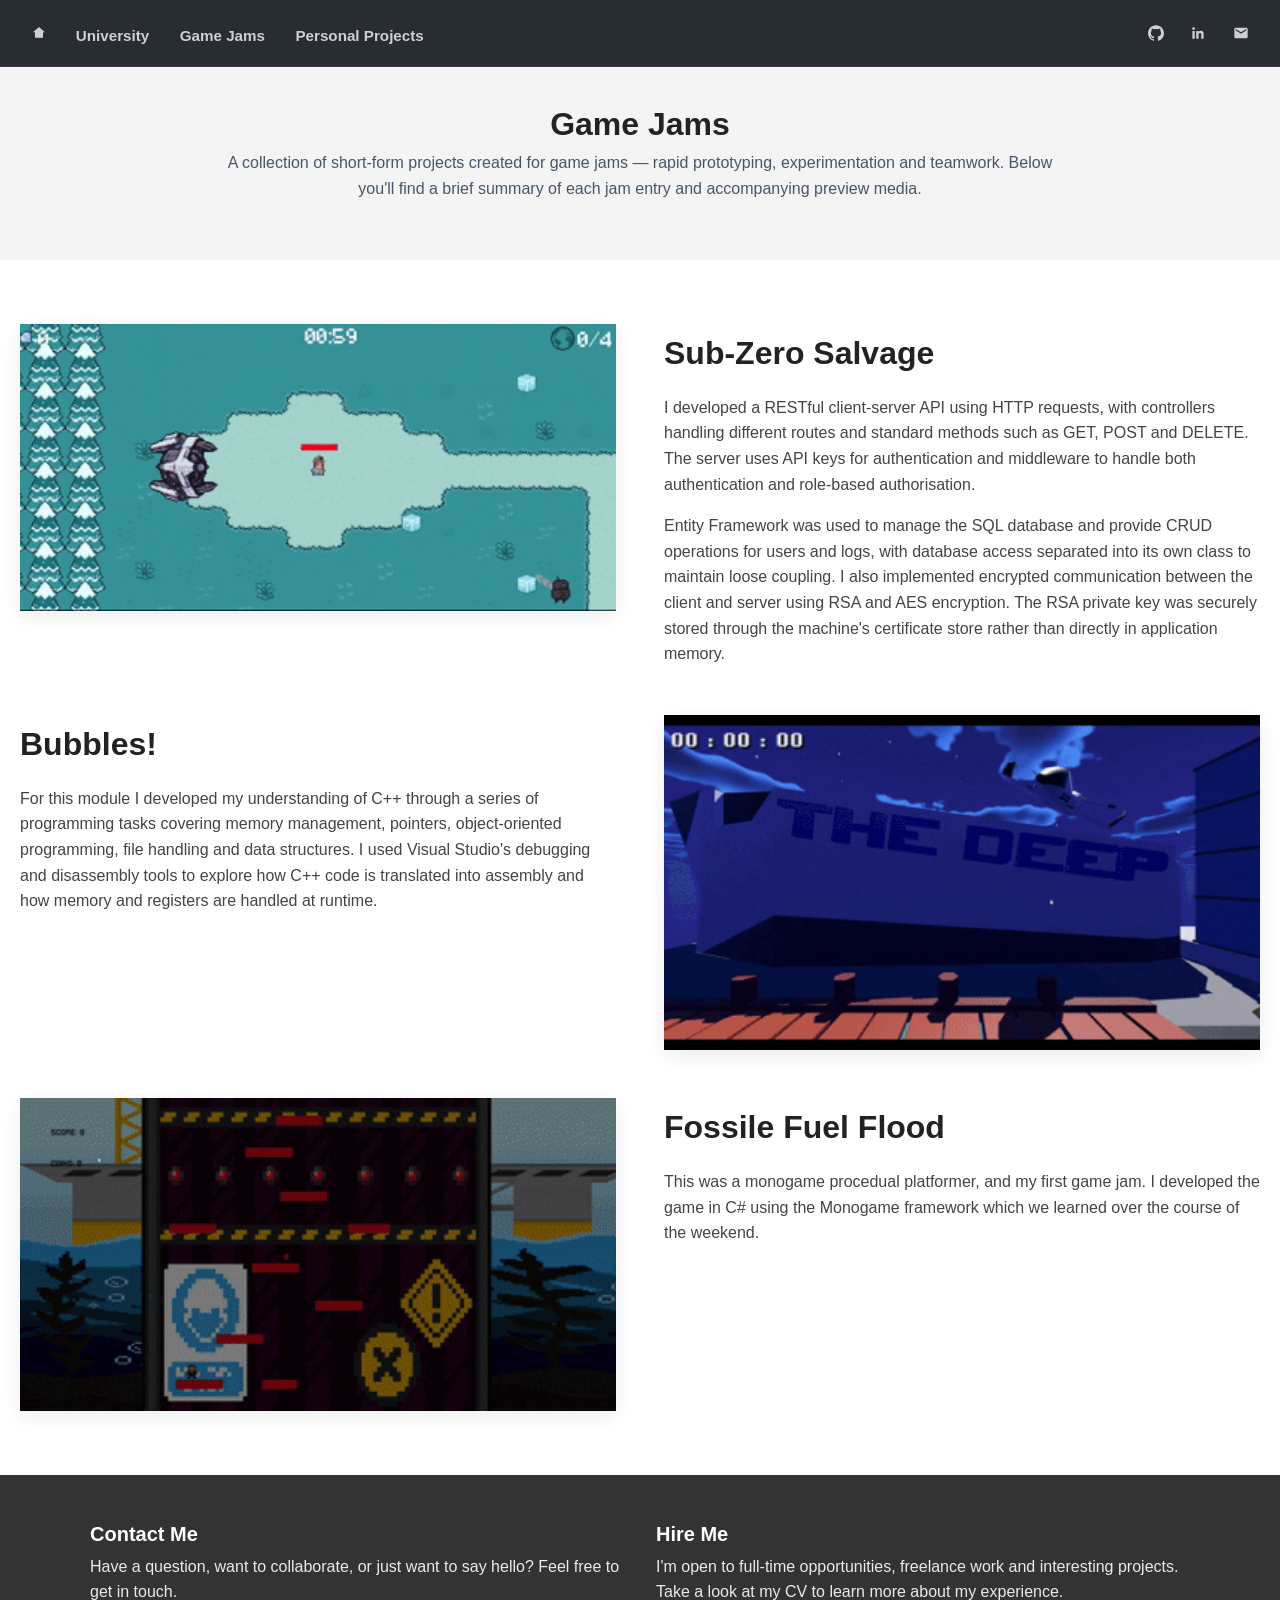
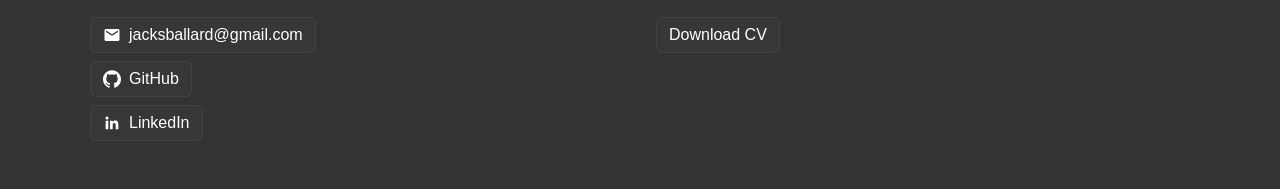
<file: pages/game-jams.html>
<!DOCTYPE html>
<html lang="en">
<head>
    <meta charset="UTF-8">
    <meta name="viewport" content="width=device-width, initial-scale=1.0">
    <title>Game Jams | Jack Ballard's Website</title>
    <link rel="stylesheet" href="../css/style.css">
</head>
<body>

    <header>
        <div class="nav-groups" role="navigation" aria-label="Main navigation">

            <div class="nav-left">
                <!-- icon-only button (accessible label provided) -->
                <a class="btn btn-icon" href="../index.html" title="Home" aria-label="Home">
                    <svg viewBox="0 0 24 24" aria-hidden="true" focusable="false">
                        <path d="M12 3l9 8h-3v8h-12v-8h-3z" />
                    </svg>
                </a>


                <!-- text-only button (no icon, border invisible until hover) -->
                <a class="btn btn-text" href="university.html" title="University">University</a>
                <a class="btn btn-text" href="game-jams.html" title="Game-Jams">Game Jams</a>
                <a class="btn btn-text" href="personal-projects.html" title="Personal-Projects">Personal Projects</a>
            </div>

            <div class="nav-spacer" aria-hidden="true"></div>

            <div class="nav-right">
                <!-- icon-only button (external link opens in new tab) -->
                <a class="btn btn-icon" href="https://github.com/Jack-Ballard" title="GitHub" aria-label="GitHub" target="_blank" rel="noopener noreferrer">
                    <svg viewBox="0 0 24 24" aria-hidden="true" focusable="false">
                        <path d="M12 .297c-6.63 0-12 5.373-12 12 0 5.303 3.438 9.8 8.205 11.385.6.113.82-.258.82-.577 0-.285-.01-1.04-.015-2.04-3.338.724-4.042-1.61-4.042-1.61C4.422 18.07 3.633 17.7 3.633 17.7c-1.087-.744.084-.729.084-.729 1.205.084 1.838 1.236 1.838 1.236 1.07 1.835 2.809 1.305 3.495.998.108-.776.417-1.305.76-1.605-2.665-.3-5.466-1.332-5.466-5.93 0-1.31.465-2.38 1.235-3.22-.135-.303-.54-1.523.105-3.176 0 0 1.005-.322 3.3 1.23.96-.267 1.98-.399 3-.405 1.02.006 2.04.138 3 .405 2.28-1.552 3.285-1.23 3.285-1.23.645 1.653.24 2.873.12 3.176.765.84 1.23 1.91 1.23 3.22 0 4.61-2.805 5.625-5.475 5.92.42.36.81 1.096.81 2.22 0 1.606-.015 2.896-.015 3.286 0 .315.21.69.825.57C20.565 22.092 24 17.592 24 12.297c0-6.627-5.373-12-12-12" />
                    </svg>
                </a>

                <a class="btn btn-icon" href="https://www.linkedin.com/in/jack-ballard-969342292/" title="LinkedIn" aria-label="LinkedIn" target="_blank" rel="noopener noreferrer">
                    <svg viewBox="0 0 24 24" aria-hidden="true" focusable="false">
                        <path d="M20.447 20.452h-3.554v-5.569c0-1.328-.027-3.037-1.852-3.037-1.853 0-2.136 1.445-2.136 2.939v5.667H9.351V9h3.414v1.561h.046c.477-.9 1.637-1.85 3.37-1.85 3.601 0 4.267 2.37 4.267 5.455v6.286zM5.337 7.433a2.062 2.062 0 1 1 0-4.124 2.062 2.062 0 0 1 0 4.124zM7.114 20.452H3.558V9h3.556v11.452z" />
                    </svg>
                </a>

                <!-- icon-only contact button -->
                <a class="btn btn-icon" href="mailto:jacksballard@gmail.com" title="Contact" aria-label="Contact">
                    <svg viewBox="0 0 24 24" aria-hidden="true" focusable="false"><path d="M20 4h-16c-1.1 0-2 .9-2 2v12c0 1.1.9 2 2 2h16c1.1 0 2-.9 2-2v-12c0-1.1-.9-2-2-2zm0 4l-8 5-8-5v-2l8 5 8-5v2z" /></svg>
                </a>
            </div>
        </div>
        </div>
    </header>

    <!--<section class="dynamic-section">
        <div class="dynamic-inner">-->
    <!-- Optional Header perfectly matches your features section -->
    <!--<div class="features-header">
        <h2>Dynamic Buttons Gallery</h2>
        <p>Add as many button items as you want here.</p>
    </div>-->
    <!-- Dynamic Grid Container -->
    <!--<div class="dynamic-grid">

        <a href="#" class="feature-btn">
            <img src="../assets/gifs/fossile.gif" alt="Preview Image" />
            <span class="btn-label">Fossile Fuel Flood</span>
        </a>

        <a href="#" class="feature-btn">
            <img src="../assets/gifs/subzero.gif" alt="Preview Image" />
            <span class="btn-label">Subzero Salvage</span>
        </a>

        <a href="#" class="feature-btn">
            <img src="../assets/gifs/bubbles.gif" alt="Preview Image" />
            <span class="btn-label">Bubbles</span>
        </a>-->
    <!-- Add 1, 5, or 20 more of these seamlessly -->
    <!--</div>
        </div>
    </section>-->
    <!-- Page title / intro -->

    <section class="features-section" aria-labelledby="game-jams-title" style="padding-top:40px; padding-bottom:28px;">
        <div class="features-inner">
            <div class="features-header" role="region" aria-labelledby="game-jams-title">
                <h2 id="game-jams-title">Game Jams</h2>
                <p style="margin:8px 0 0; color:#475569; max-width:840px; margin-left:auto; margin-right:auto;">
                    A collection of short-form projects created for game jams — rapid prototyping, experimentation and teamwork.
                    Below you'll find a brief summary of each jam entry and accompanying preview media.
                </p>
            </div>
        </div>
    </section>

    <!--- Split content section-->
    <section class="split-section">
        <div class="split-inner">

            <div class="gallery-item">
                <img src="../assets/gifs/subzero.gif" alt="Gallery Image 3" />
            </div>


            <!-- Text Output (Right Side by default) -->
            <div class="split-content" id="distributed-systems" style="--split-margin-top: 12px">
                <h2>Sub-Zero Salvage</h2>
                <p>
                    I developed a RESTful client-server API using HTTP requests, with controllers handling different routes and standard methods such as GET, POST and DELETE.
                    The server uses API keys for authentication and middleware to handle both authentication and role-based authorisation.
                </p>
                <p>
                    Entity Framework was used to manage the SQL database and provide CRUD operations for users and logs, with database access separated into its own class to maintain loose coupling.
                    I also implemented encrypted communication between the client and server using RSA and AES encryption. The RSA private key was securely stored through the machine's certificate store rather than directly in application memory.
                </p>

                <!-- You can also easily add your existing buttons here -->
                <!--<div>
                    <a href="#" class="btn">View on GitHub</a>
                </div>-->
            </div>



            <!-- Text Output (Right Side by default) -->
            <div class="split-content" style="--split-margin-top: 12px">
                <h2>Bubbles!</h2>
                <p>
                    For this module I developed my understanding of C++ through a series of programming tasks covering memory management, pointers, object-oriented programming, file handling and data structures.
                    I used Visual Studio's debugging and disassembly tools to explore how C++ code is translated into assembly and how memory and registers are handled at runtime.
                </p>
                <p>

                </p>

                <!-- You can also easily add your existing buttons here -->
                <!--<div>
                    <a href="#" class="btn">View on GitHub</a>
                </div>-->
            </div>

            <div class="gallery-item">
                <img src="../assets/gifs/bubbles.gif" alt="Gallery Image 3" />
            </div>

            <div class="gallery-item">
                <img src="../assets/gifs/fossile.gif" alt="Gallery Image 3" />
            </div>

            <!-- Text Output (Right Side by default) -->
            <div class="split-content" style="--split-margin-top: 12px">
                <h2>Fossile Fuel Flood</h2>
                <p>
                    This was a monogame procedual platformer, and my first game jam. I developed the game in C# using the Monogame framework which we learned over the course of the weekend.
                </p>
                <p>

                </p>

                <!-- You can also easily add your existing buttons here -->
                <!--<div>
                    <a href="#" class="btn">View on GitHub</a>
                </div>-->
            </div>


        </div>
    </section>


    <!-- Contact section (bottom, matches header colour) -->
    <section class="contact-section" aria-labelledby="contact-title">
        <div class="contact-inner">
            <div class="contact-left">
                <h3 id="contact-title">Contact Me</h3>
                <p>Have a question, want to collaborate, or just want to say hello? Feel free to get in touch.</p>

                <div class="contact-links" aria-hidden="false">
                    <a href="mailto:jacksballard@gmail.com" title="Email">
                        <svg viewBox="0 0 24 24" aria-hidden="true" focusable="false"><path d="M20 4H4c-1.1 0-2 .9-2 2v12c0 1.1.9 2 2 2h16c1.1 0 2-.9 2-2V6c0-1.1-.9-2-2-2zm0 4l-8 5-8-5V6l8 5 8-5v2z" /></svg>
                        jacksballard@gmail.com
                    </a>

                    <a href="https://github.com/Jack-Ballard" target="_blank" rel="noopener noreferrer" title="GitHub">
                        <svg viewBox="0 0 24 24" aria-hidden="true" focusable="false"><path d="M12 .297c-6.63 0-12 5.373-12 12 0 5.303 3.438 9.8 8.205 11.385.6.113.82-.258.82-.577 0-.285-.01-1.04-.015-2.04-3.338.724-4.042-1.61-4.042-1.61C4.422 18.07 3.633 17.7 3.633 17.7c-1.087-.744.084-.729.084-.729 1.205.084 1.838 1.236 1.838 1.236 1.07 1.835 2.809 1.305 3.495.998.108-.776.417-1.305.76-1.605-2.665-.3-5.466-1.332-5.466-5.93 0-1.31.465-2.38 1.235-3.22-.135-.303-.54-1.523.105-3.176 0 0 1.005-.322 3.3 1.23.96-.267 1.98-.399 3-.405 1.02.006 2.04.138 3 .405 2.28-1.552 3.285-1.23 3.285-1.23.645 1.653.24 2.873.12 3.176.765.84 1.23 1.91 1.23 3.22 0 4.61-2.805 5.625-5.475 5.92.42.36.81 1.096.81 2.22 0 1.606-.015 2.896-.015 3.286 0 .315.21.69.825.57C20.565 22.092 24 17.592 24 12.297c0-6.627-5.373-12-12-12" /></svg>
                        GitHub
                    </a>

                    <a href="https://www.linkedin.com/in/jack-ballard-969342292/" target="_blank" rel="noopener noreferrer" title="LinkedIn">
                        <svg viewBox="0 0 24 24" aria-hidden="true" focusable="false"><path d="M20.447 20.452h-3.554v-5.569c0-1.328-.027-3.037-1.852-3.037-1.853 0-2.136 1.445-2.136 2.939v5.667H9.351V9h3.414v1.561h.046c.477-.9 1.637-1.85 3.37-1.85 3.601 0 4.267 2.37 4.267 5.455v6.286zM5.337 7.433a2.062 2.062 0 1 1 0-4.124 2.062 2.062 0 0 1 0 4.124zM7.114 20.452H3.558V9h3.556v11.452z" /></svg>
                        LinkedIn
                    </a>
                </div>
            </div>

            <div class="contact-right">
                <h3>Hire Me</h3>
                <p style="margin:8px 0 12px 0; color:rgba(255,255,255,0.9);">
                    I'm open to full-time opportunities, freelance work and interesting projects. Take a look at my CV to learn more about my experience.
                </p>

                <!-- CV download button: ensure the file is placed at assets/downloads/Jack-Ballard-CV.pdf -->
                <a class="contact-download" href="assets/pdfs/Jack_Ballard_CV.pdf" download title="Download CV" aria-label="Download CV">
                    Download CV
                </a>

            </div>
        </div>
    </section>

</body>
</html>
</file>
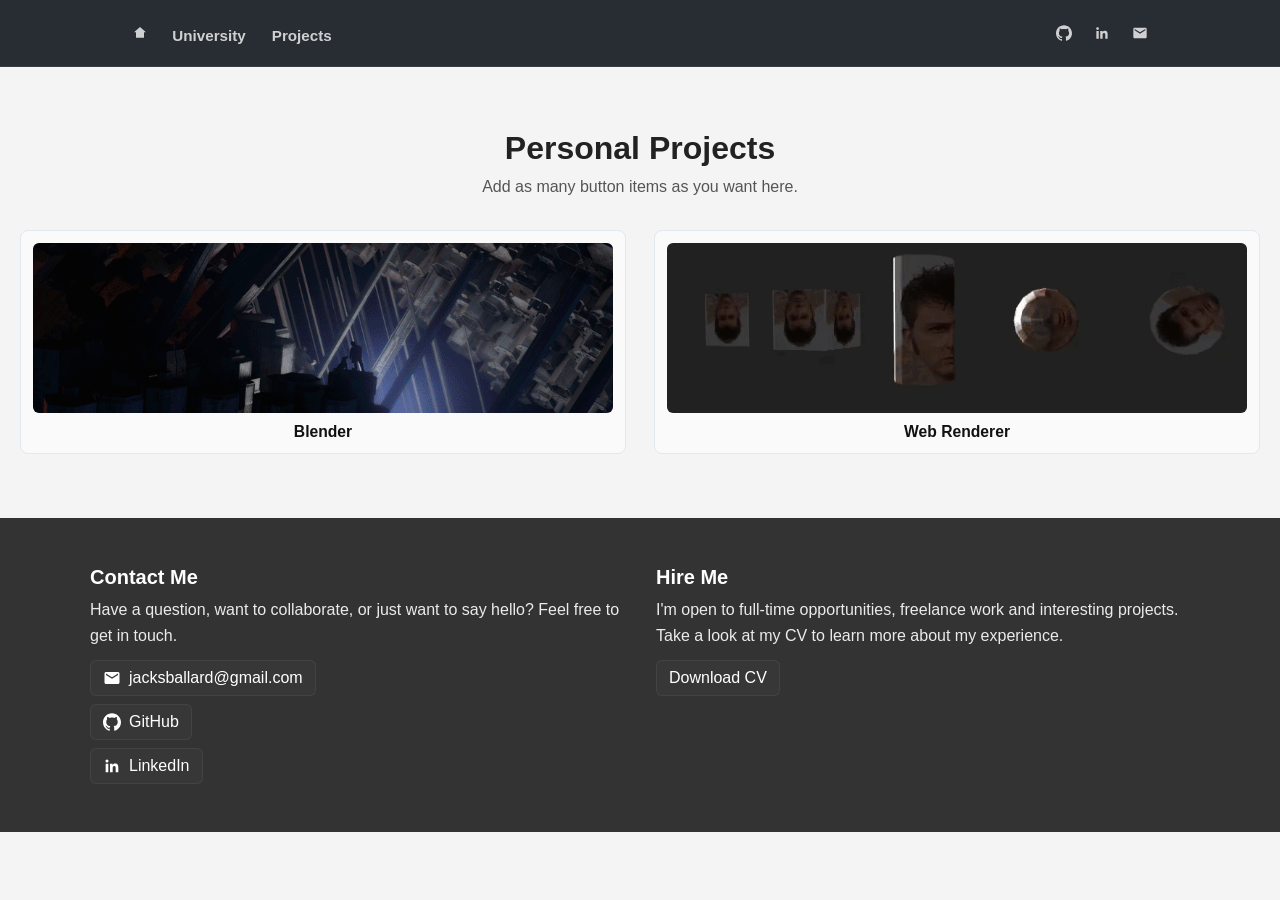
<file: pages/personal-projects.html>
<!DOCTYPE html>
<html lang="en">
<head>
    <meta charset="UTF-8">
    <meta name="viewport" content="width=device-width, initial-scale=1.0">
    <title>Game Jams | Jack Ballard's Website</title>
    <link rel="stylesheet" href="../css/style.css">
</head>
<body>

    <div id="site-header"></div>

    <section class="dynamic-section">
        <div class="dynamic-inner">
            <!-- Optional Header perfectly matches your features section -->
            <div class="features-header" id="personal-projects">
                <h2>Personal Projects</h2>
                <p>Add as many button items as you want here.</p>
            </div>

            <!-- Dynamic Grid Container -->
            <div class="dynamic-grid">

                <a href="personal/blender.html" class="feature-btn">
                    <img src="../assets/gifs/blenderShowcase.gif" alt="Preview Image" />
                    <span class="btn-label">Blender</span>
                </a>

                <a href="personal/webRenderer.html" class="feature-btn">
                    <img src="../assets/gifs/WebRenderer1.gif" alt="Preview Image" />
                    <span class="btn-label">Web Renderer</span>
                </a>

                <!--<a href="#" class="feature-btn">
                    <img src="../assets/images/PortfolioWebsite.png" alt="Preview Image" />
                    <span class="btn-label">Portfolio Website</span>
                </a>-->
                <!-- Add 1, 5, or 20 more of these seamlessly -->

            </div>
        </div>
    </section>

    <!-- Contact section (bottom, matches header colour) -->
    <div id="site-contact"></div>


    <script src="../js/layout.js"></script>
</body>
</html>
</file>
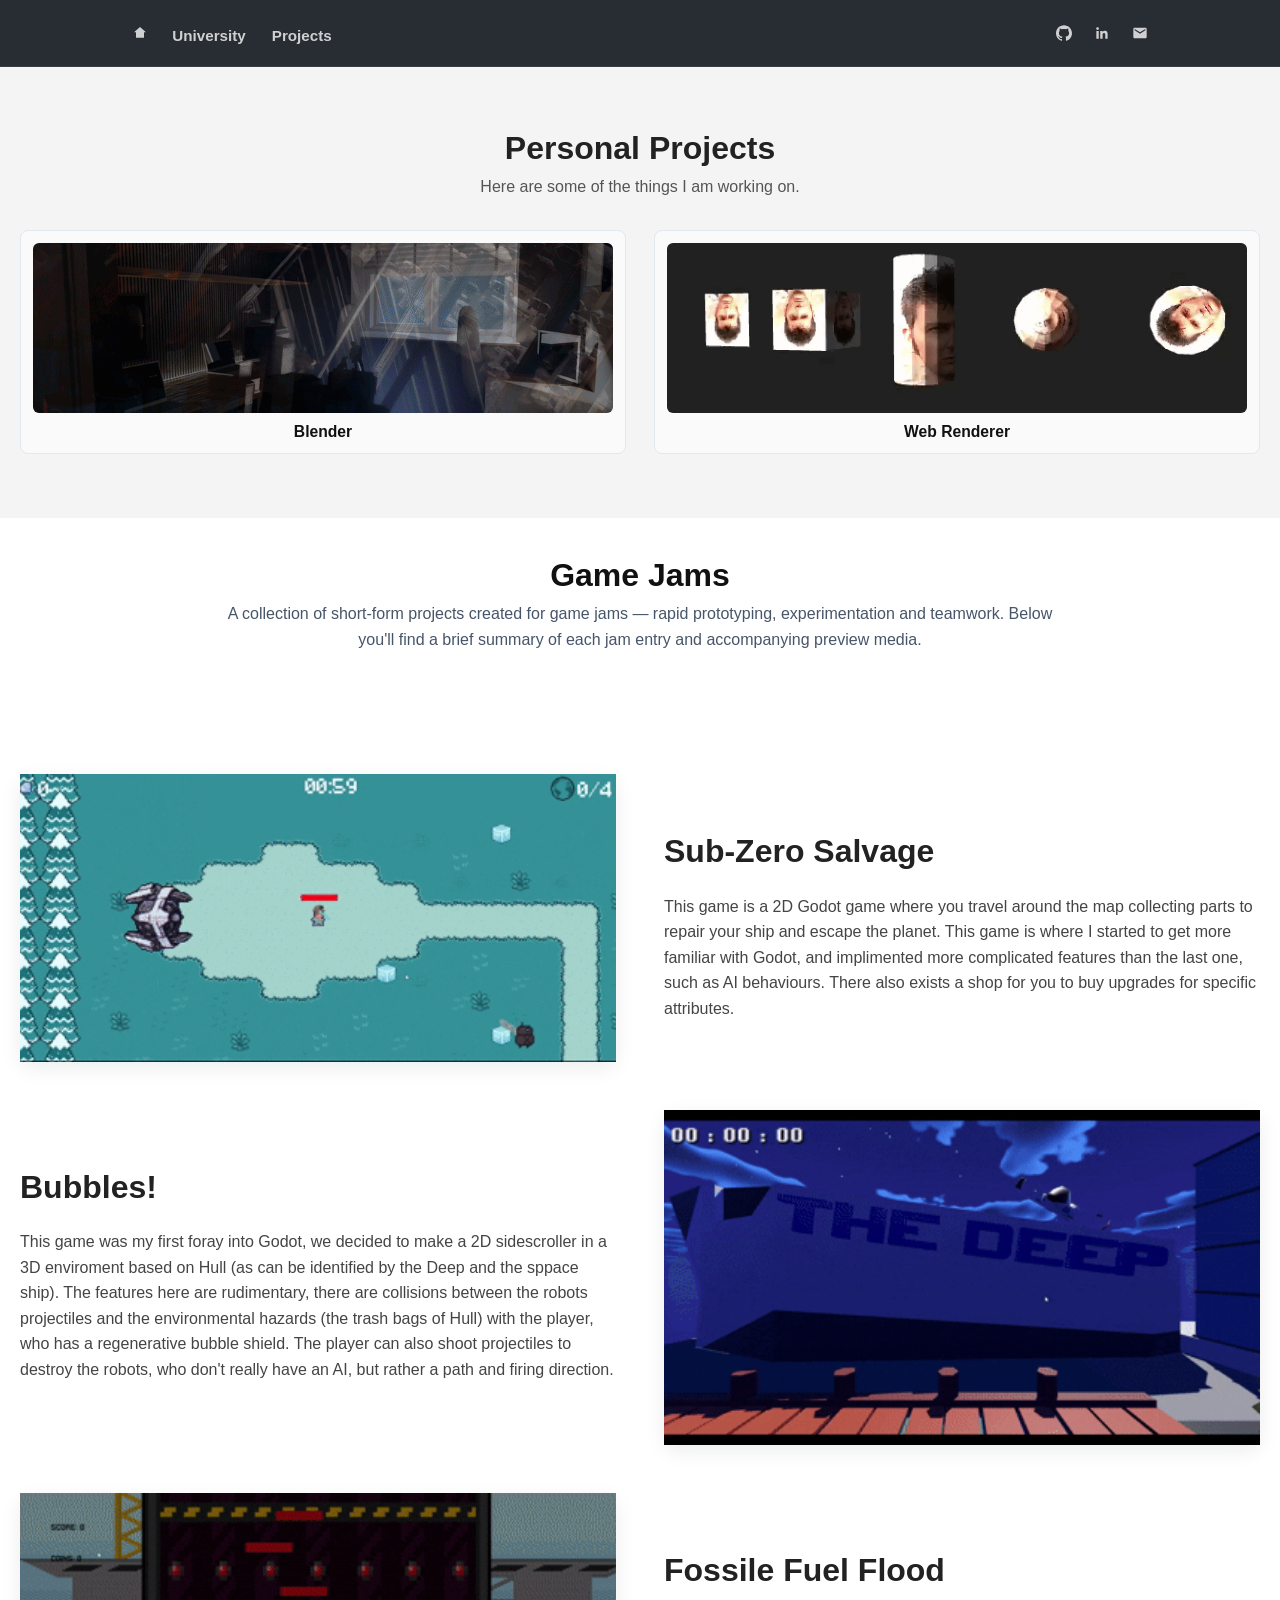
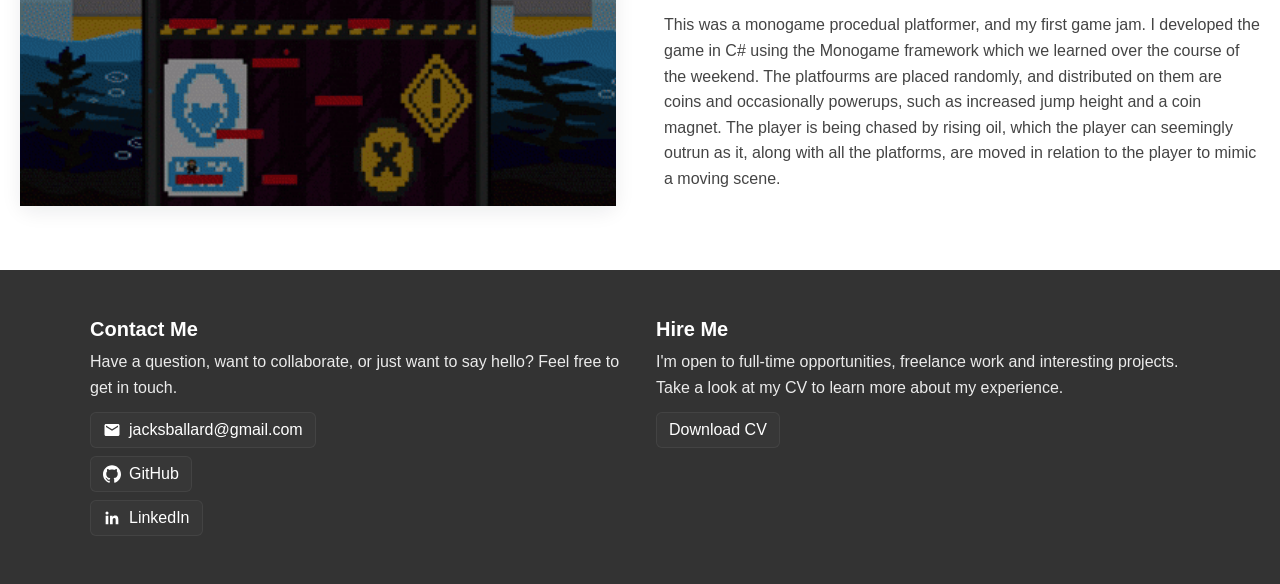
<file: pages/projects.html>
<!DOCTYPE html>
<html lang="en">
<head>
    <meta charset="UTF-8">
    <meta name="viewport" content="width=device-width, initial-scale=1.0">
    <title>Game Jams | Jack Ballard's Website</title>
    <link rel="stylesheet" href="../css/style.css">
</head>
<body>

    <div id="site-header"></div>

    <section class="dynamic-section">
        <div class="dynamic-inner">
            <!-- Optional Header perfectly matches your features section -->
            <div class="features-header" id="personal-projects">
                <h2>Personal Projects</h2>
                <p>Here are some of the things I am working on.</p>
            </div>

            <!-- Dynamic Grid Container -->
            <div class="dynamic-grid">

                <a href="personal/blender.html" class="feature-btn">
                    <img src="../assets/gifs/blenderShowcase.gif" alt="Preview Image" />
                    <span class="btn-label">Blender</span>
                </a>

                <a href="personal/webRenderer.html" class="feature-btn">
                    <img src="../assets/gifs/WebRenderer1.gif" alt="Preview Image" />
                    <span class="btn-label">Web Renderer</span>
                </a>

                <!--<a href="#" class="feature-btn">
                <img src="../assets/images/PortfolioWebsite.png" alt="Preview Image" />
                <span class="btn-label">Portfolio Website</span>
            </a>-->
                <!-- Add 1, 5, or 20 more of these seamlessly -->

            </div>
        </div>
    </section>

    <section class="features-section" id="game-jams" aria-labelledby="game-jams-title" style="padding-top:40px; padding-bottom:28px;">
        <div class="features-inner">
            <div class="features-header" role="region" aria-labelledby="game-jams-title">
                <h2 id="game-jams-title">Game Jams</h2>
                <p style="margin:8px 0 0; color:#475569; max-width:840px; margin-left:auto; margin-right:auto;">
                    A collection of short-form projects created for game jams — rapid prototyping, experimentation and teamwork.
                    Below you'll find a brief summary of each jam entry and accompanying preview media.
                </p>
            </div>
        </div>
    </section>

    <!--- Split content section-->
    <section class="split-section">
        <div class="split-inner">

            <div class="gallery-item">
                <img src="../assets/gifs/subzero.gif" alt="Gallery Image 3" />
            </div>


            <!-- Text Output (Right Side by default) -->
            <div class="split-content" id="distributed-systems" >
                <h2>Sub-Zero Salvage</h2>
                <p>
                    This game is a 2D Godot game where you travel around the map collecting parts to repair your ship and escape the planet. This game is where I started to get more familiar with Godot, 
                    and implimented more complicated features than the last one, such as AI behaviours. There also exists a shop for you to buy upgrades for specific attributes.
                </p>

                <!-- You can also easily add your existing buttons here -->
                <!--<div>
                    <a href="#" class="btn">View on GitHub</a>
                </div>-->
            </div>



            <!-- Text Output (Right Side by default) -->
            <div class="split-content">
                <h2>Bubbles!</h2>
                <p>
                    This game was my first foray into Godot, we decided to make a 2D sidescroller in a 3D enviroment based on Hull (as can be identified by the Deep and the sppace ship).
                    The features here are rudimentary, there are collisions between the robots projectiles and the environmental hazards (the trash bags of Hull) with the player, who has a regenerative bubble shield. 
                    The player can also shoot projectiles to destroy the robots, who don't really have an AI, but rather a path and firing direction.
                </p>

                <!-- You can also easily add your existing buttons here -->
                <!--<div>
                    <a href="#" class="btn">View on GitHub</a>
                </div>-->
            </div>

            <div class="gallery-item">
                <img src="../assets/gifs/bubbles.gif" alt="Gallery Image 3" />
            </div>

            <div class="gallery-item">
                <img src="../assets/gifs/fossile.gif" alt="Gallery Image 3" />
            </div>

            <!-- Text Output (Right Side by default) -->
            <div class="split-content">
                <h2>Fossile Fuel Flood</h2>
                <p>
                    This was a monogame procedual platformer, and my first game jam. I developed the game in C# using the Monogame framework which we learned over the course of the weekend.
                    The platfourms are placed randomly, and distributed on them are coins and occasionally powerups, such as increased jump height and a coin magnet.
                    The player is being chased by rising oil, which the player can seemingly outrun as it, along with all the platforms, are moved in relation to the player to mimic a moving scene.
                </p>

                <!-- You can also easily add your existing buttons here -->
                <!--<div>
                    <a href="#" class="btn">View on GitHub</a>
                </div>-->
            </div>


        </div>
    </section>


    <!-- Contact section (bottom, matches header colour) -->
    <div id="site-contact"></div>


    <script src="../js/layout.js"></script>
</body>
</html>
</file>
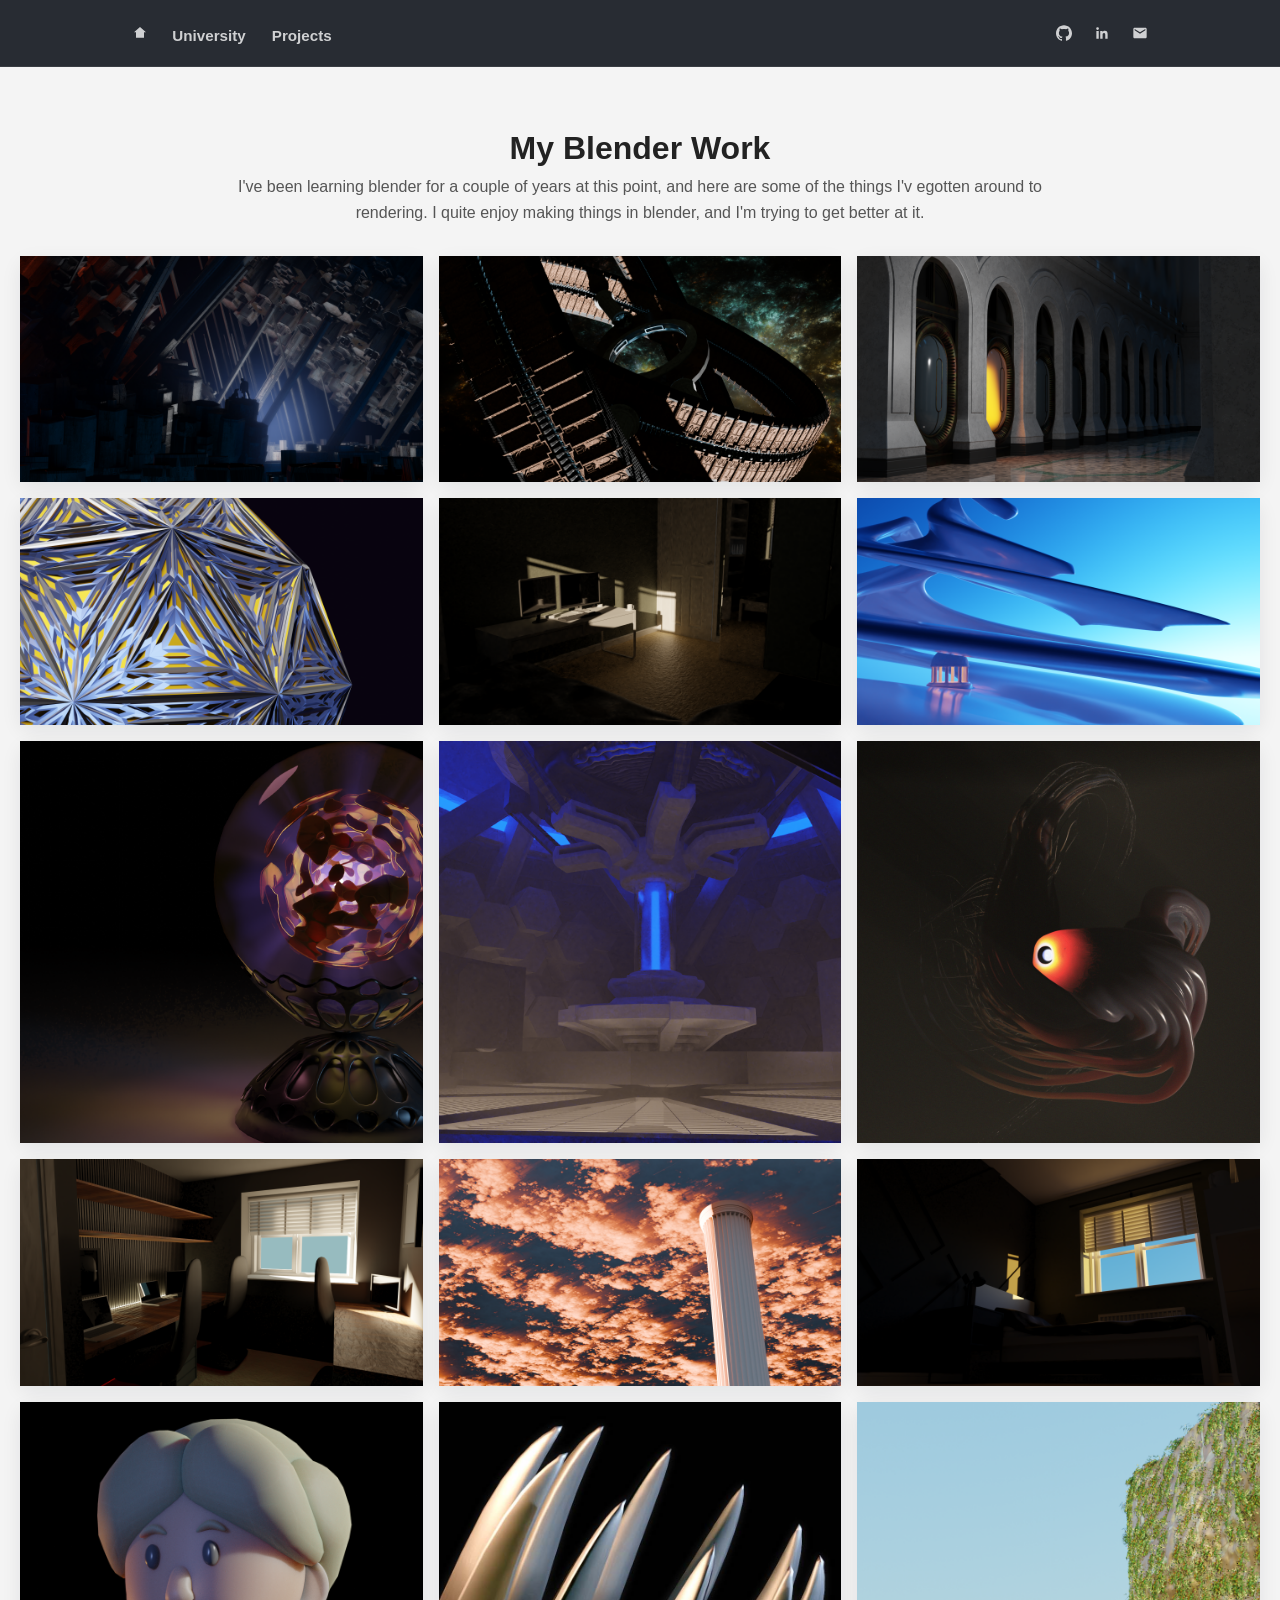
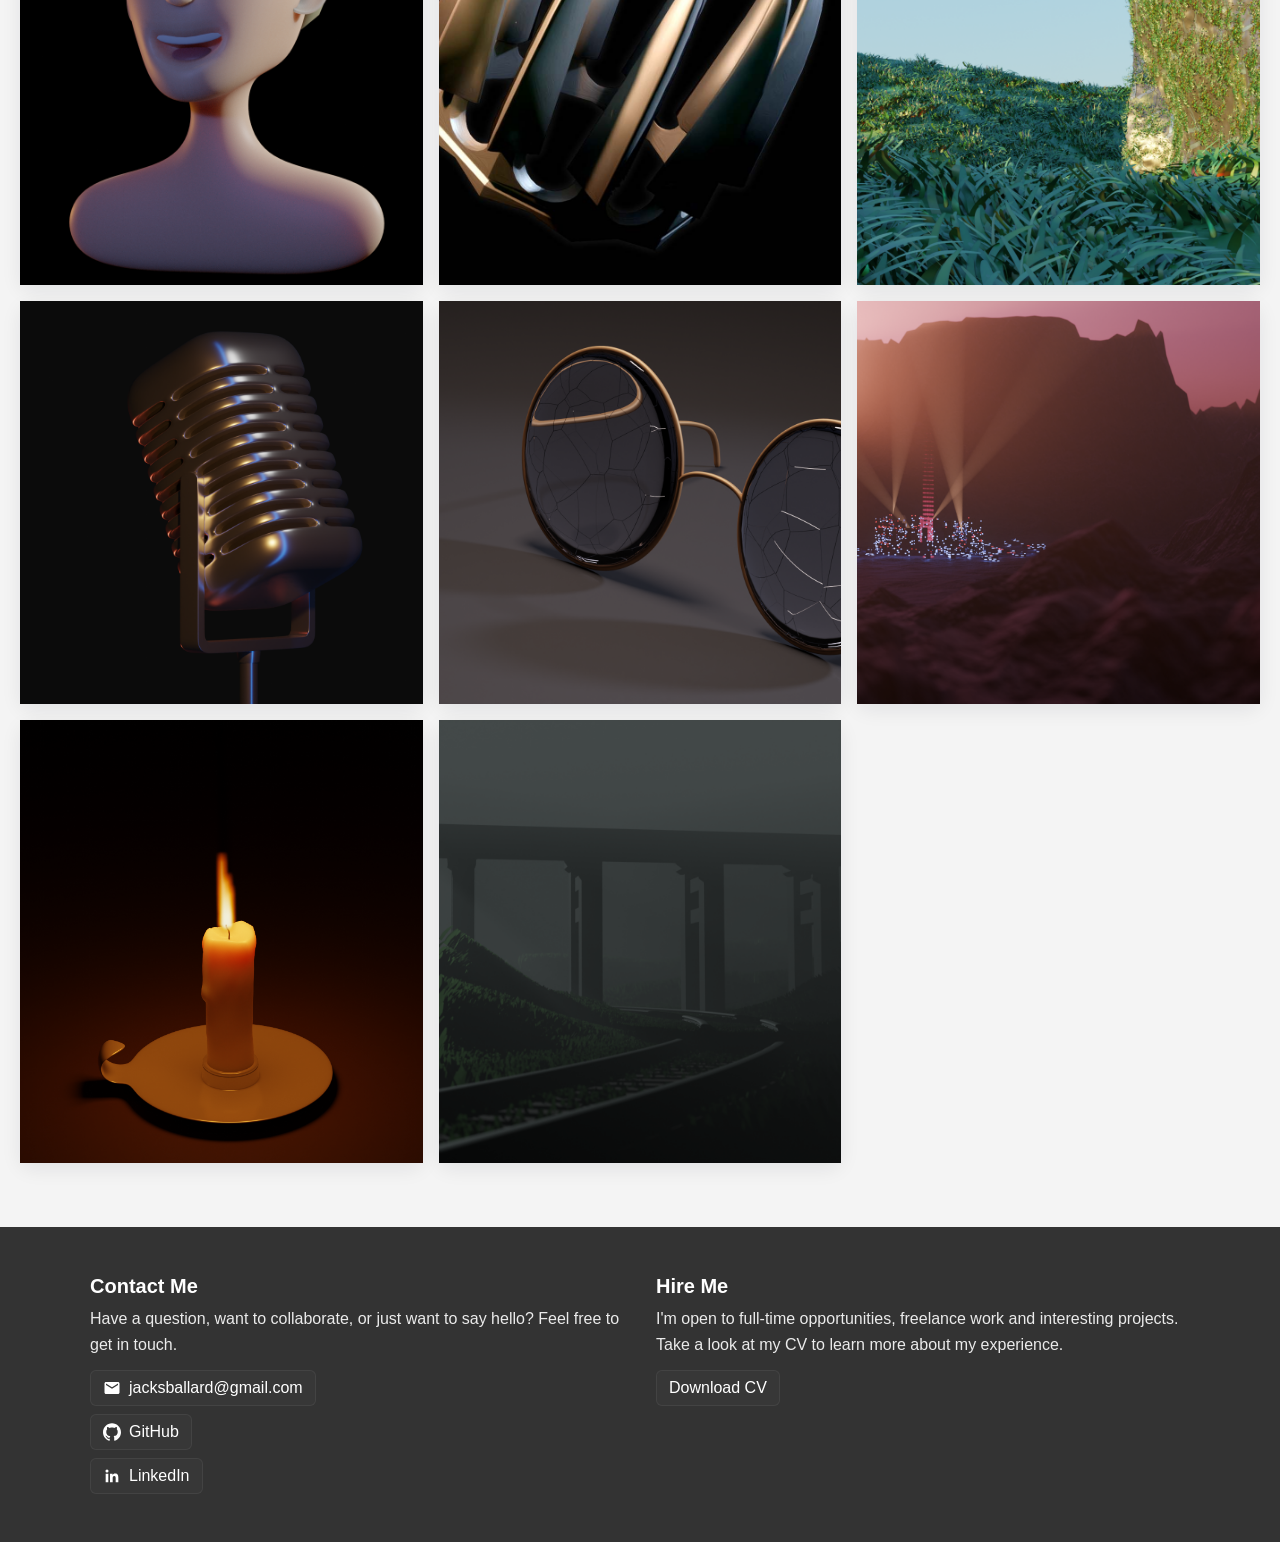
<file: pages/personal/blender.html>
<!DOCTYPE html>
<html lang="en">
<head>
    <meta charset="UTF-8">
    <meta name="viewport" content="width=device-width, initial-scale=1.0">
    <title>Game Jams | Jack Ballard's Website</title>
    <link rel="stylesheet" href="../../css/style.css">
</head>
<body>

    <div id="site-header"></div>


    <!-- Expanded features section with a title/intro and larger area -->
    <section class="features-section" aria-labelledby="features-title">
        <div class="features-inner">
            <div class="features-header">
                <h2 id="features-title">My Blender Work</h2>
                <p>I've been learning blender for a couple of years at this point, and here are some of the things I'v egotten around to rendering. 
                    I quite enjoy making things in blender, and I'm trying to get better at it.<p>
            </div>


            <div class="gallery-grid">

                <div class="gallery-item">
                    <img src="../../assets/images/Blender6.png" alt="Gallery Image 1" />
                </div>

                <div class="gallery-item">
                    <img src="../../assets/images/Blender4.png" alt="Gallery Image 2" />
                </div>

                <div class="gallery-item">
                    <img src="../../assets/images/Blender10.png" alt="Gallery Image 3" />
                </div>

                <div class="gallery-item">
                    <img src="../../assets/images/Blender2.png" alt="Gallery Image 4" />
                </div>

                <div class="gallery-item">
                    <img src="../../assets/images/Blender11.png" alt="Gallery Image 5" />
                </div>

                <div class="gallery-item">
                    <img src="../../assets/images/Blender8.png" alt="Gallery Image 6" />
                </div>

                <div class="gallery-item">
                    <img src="../../assets/images/Blender15.png" alt="Gallery Image 7" />
                </div>

                <div class="gallery-item">
                    <img src="../../assets/images/Blender5.png" alt="Gallery Image 8" />
                </div>

                <div class="gallery-item">
                    <img src="../../assets/images/Blender17.png" alt="Gallery Image 9" />
                </div>

                <div class="gallery-item">
                    <img src="../../assets/images/Blender19.png" alt="Gallery Image 10" />
                </div>

                <div class="gallery-item">
                    <img src="../../assets/images/Blender18.png" alt="Gallery Image 11" />
                </div>

                <div class="gallery-item">
                    <img src="../../assets/images/Blender12.png" alt="Gallery Image 12" />
                </div>

                <div class="gallery-item">
                    <img src="../../assets/images/Blender20.png" alt="Gallery Image 13" />
                </div>

                <div class="gallery-item">
                    <img src="../../assets/images/Blender16.png" alt="Gallery Image 14" />
                </div>

                <div class="gallery-item">
                    <img src="../../assets/images/Blender13.png" alt="Gallery Image 15" />
                </div>

                <div class="gallery-item">
                    <img src="../../assets/images/Blender7.png" alt="Gallery Image 16" />
                </div>

                <div class="gallery-item">
                    <img src="../../assets/images/Blender3.png" alt="Gallery Image 17" />
                </div>

                <div class="gallery-item">
                    <img src="../../assets/images/Blender9.png" alt="Gallery Image 18" />
                </div>

                <div class="gallery-item">
                    <img src="../../assets/images/Blender14.png" alt="Gallery Image 19" />
                </div>

                <div class="gallery-item">
                    <img src="../../assets/images/Blender1.png" alt="Gallery Image 20" />
                </div>


            </div>

        </div>
    </section>

    <!-- Contact section (bottom, matches header colour) -->
    <div id="site-contact"></div>
    <script src="../../js/gallery.js" defer></script>


    <script src="../../js/layout.js"></script>
</body>
</html>
</file>
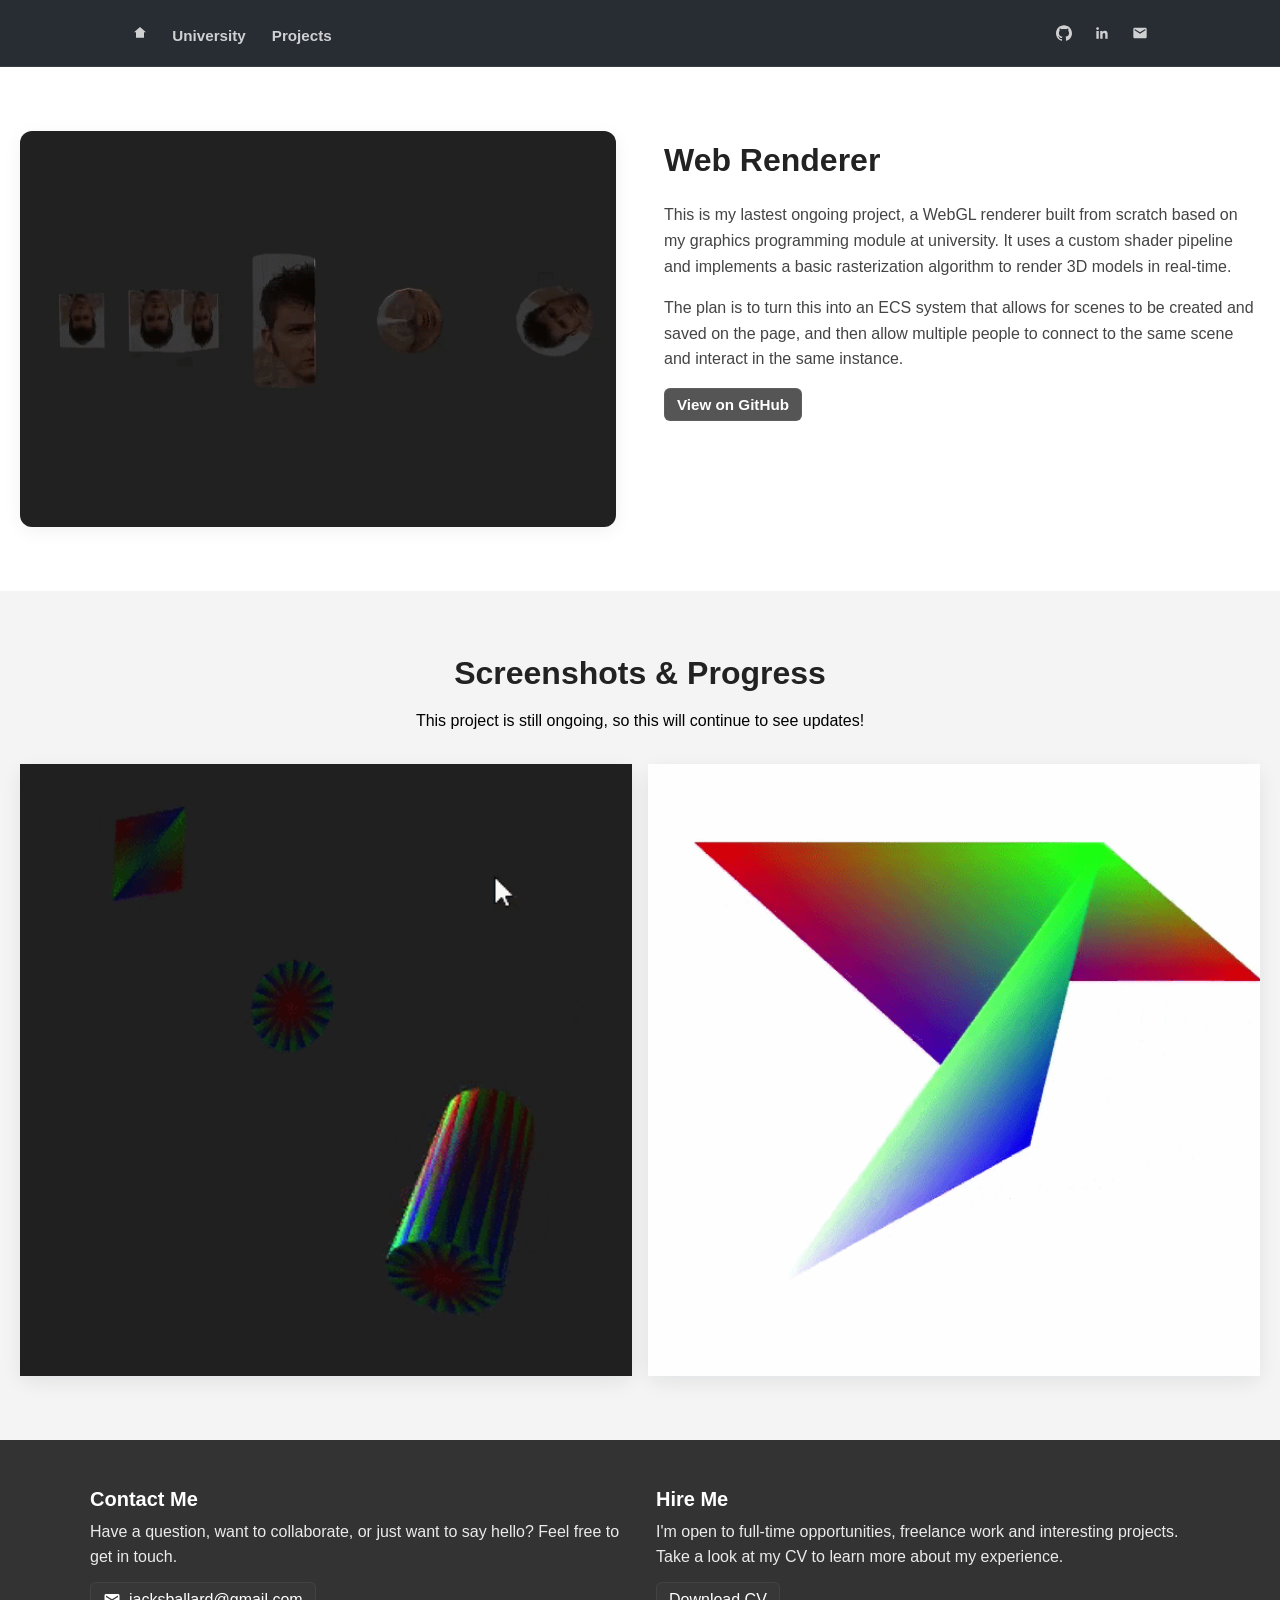
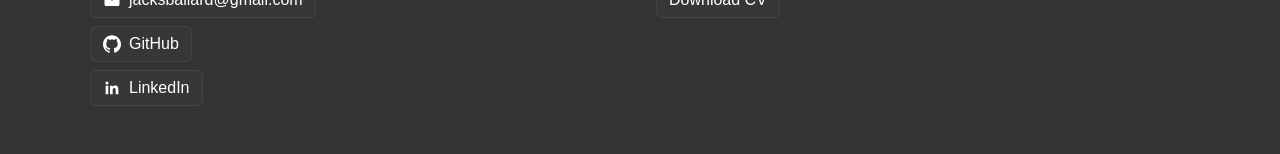
<file: pages/personal/webRenderer.html>
<!DOCTYPE html>
<html lang="en">
<head>
    <meta charset="UTF-8">
    <meta name="viewport" content="width=device-width, initial-scale=1.0">
    <title>Game Jams | Jack Ballard's Website</title>
    <link rel="stylesheet" href="../../css/style.css">
</head>
<body>

    <div id="site-header"></div>


    <!--- Split content section-->
    <section class="split-section">
        <div class="split-inner">

            <!-- Media Output (Left Side by default) -->
            <div class="split-media">
                <!-- Use either an image or a video here -->
                <img src="../../assets/gifs/WebRenderer1.gif" alt="Preview Image" />
                <!--<video src="../../assets/gifs/WebRenderer1.gif" controls autoplay muted loop></video> -->
            </div>

            <!-- Text Output (Right Side by default) -->
            <div class="split-content" style="--split-margin-top: 12px">
                <h2>Web Renderer</h2>
                <p>
                    This is my lastest ongoing project, a WebGL renderer built from scratch based on my graphics programming module at university. 
                    It uses a custom shader pipeline and implements a basic rasterization algorithm to render 3D models in real-time.

                </p>
                <p>
                    The plan is to turn this into an ECS system that allows for scenes to be created and saved on the page, and then allow multiple people to connect to the same scene and interact in the same instance.
                </p>

                <!-- You can also easily add your existing buttons here -->
                <div>
                    <a href="https://github.com/Jack-Ballard/Web-Renderer" class="btn">View on GitHub</a>
                </div>
            </div>


        </div>
    </section>

    <!-- Galery Section -->
    <section class="gallery-section">
        <div class="gallery-inner">

            <!-- Optional Title for the Gallery -->
            <div class="gallery-header">
                <h2>Screenshots & Progress</h2>
                <p>This project is still ongoing, so this will continue to see updates!</p>
            </div>

            <div class="gallery-grid">

                <div class="gallery-item">
                    <img src="../../assets/gifs/WebRenderer2.gif" alt="Gallery Image 1" />
                </div>

                <div class="gallery-item">
                    <img src="../../assets/gifs/WebRenderer3.gif" alt="Gallery Image 2" />
                </div>

            </div>

        </div>
    </section>

    <!-- Contact section (bottom, matches header colour) -->
    <div id="site-contact"></div>
    <script src="../../js/gallery.js" defer></script>


    <script src="../../js/layout.js"></script>
</body>
</html>
</file>
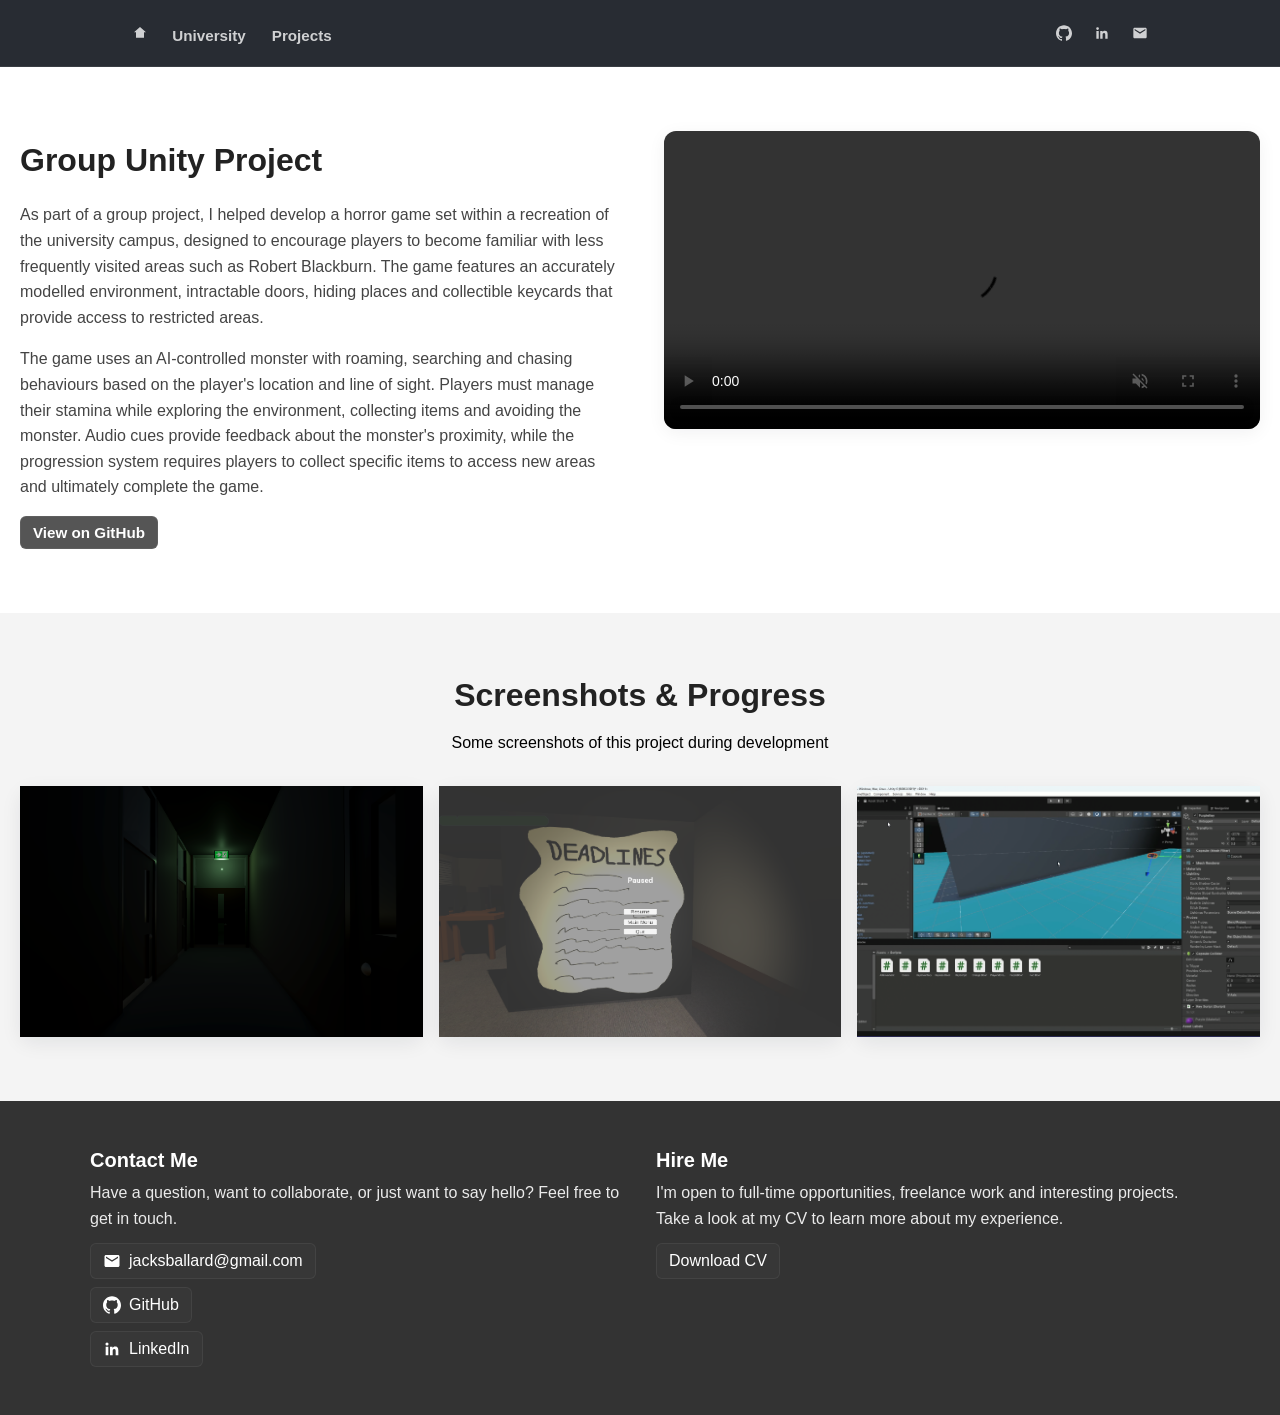
<file: pages/university/dead-lines.html>
<!DOCTYPE html>
<html lang="en">
<head>
    <meta charset="UTF-8">
    <meta name="viewport" content="width=device-width, initial-scale=1.0">
    <title>Group Unity Project | Jack Ballard's Website</title>
    <link rel="stylesheet" href="../../css/style.css">
</head>
<body>

    <div id="site-header"></div>

    <!--- Split content section-->
    <section class="split-section">
        <div class="split-inner">

            <!-- Text Output (Right Side by default) -->
            <div class="split-content" style="--split-margin-top: 12px">
                <h2>Group Unity Project</h2>
                <p>
                    As part of a group project, I helped develop a horror game set within a recreation of the university campus, designed to encourage players to become familiar with less frequently visited areas
                    such as Robert Blackburn. The game features an accurately modelled environment, intractable doors, hiding places and collectible keycards that provide access to restricted areas.
                </p>
                <p>
                    The game uses an AI-controlled monster with roaming, searching and chasing behaviours based on the player's location and line of sight. Players must manage their stamina while exploring
                    the environment, collecting items and avoiding the monster. Audio cues provide feedback about the monster's proximity, while the progression system requires players to collect specific
                    items to access new areas and ultimately complete the game.
                </p>

                <!-- You can also easily add your existing buttons here -->
                <div>
                    <a href="https://github.com/551462-Design-Develop-Deploy-24-25/acw-2-group-project-repo-v2-games2" class="btn">View on GitHub</a>
                </div>
            </div>

            <!-- Media Output (Left Side by default) -->
            <div class="split-media">
                <!-- Use either an image or a video here -->
                <!--<img src="your-large-image.jpg" alt="Preview Image" />-->
                <video src="../../assets/videos/DeadLines.mp4" controls autoplay muted loop></video>
            </div>




        </div>
    </section>

    <section class="gallery-section">
        <div class="gallery-inner">

            <div class="gallery-header">
                <h2>Screenshots & Progress</h2>
                <p>Some screenshots of this project during development</p>
            </div>

            <div class="gallery-grid">

                <div class="gallery-item">
                    <img src="../../assets/images/DDD1.png" alt="Gallery Image 1" />
                </div>

                <div class="gallery-item">
                    <img src="../../assets/images/DDD2.png" alt="Gallery Image 2" />
                </div>

                <div class="gallery-item">
                    <img src="../../assets/images/DDD3.png" alt="Gallery Image 3" />
                </div>


            </div>

        </div>
    </section>

    <!-- Contact section (bottom, matches header colour) -->
    <div id="site-contact"></div>
    <script src="../../js/gallery.js" defer></script>

    <script src="../../js/layout.js"></script>
</body>
</html>
</file>
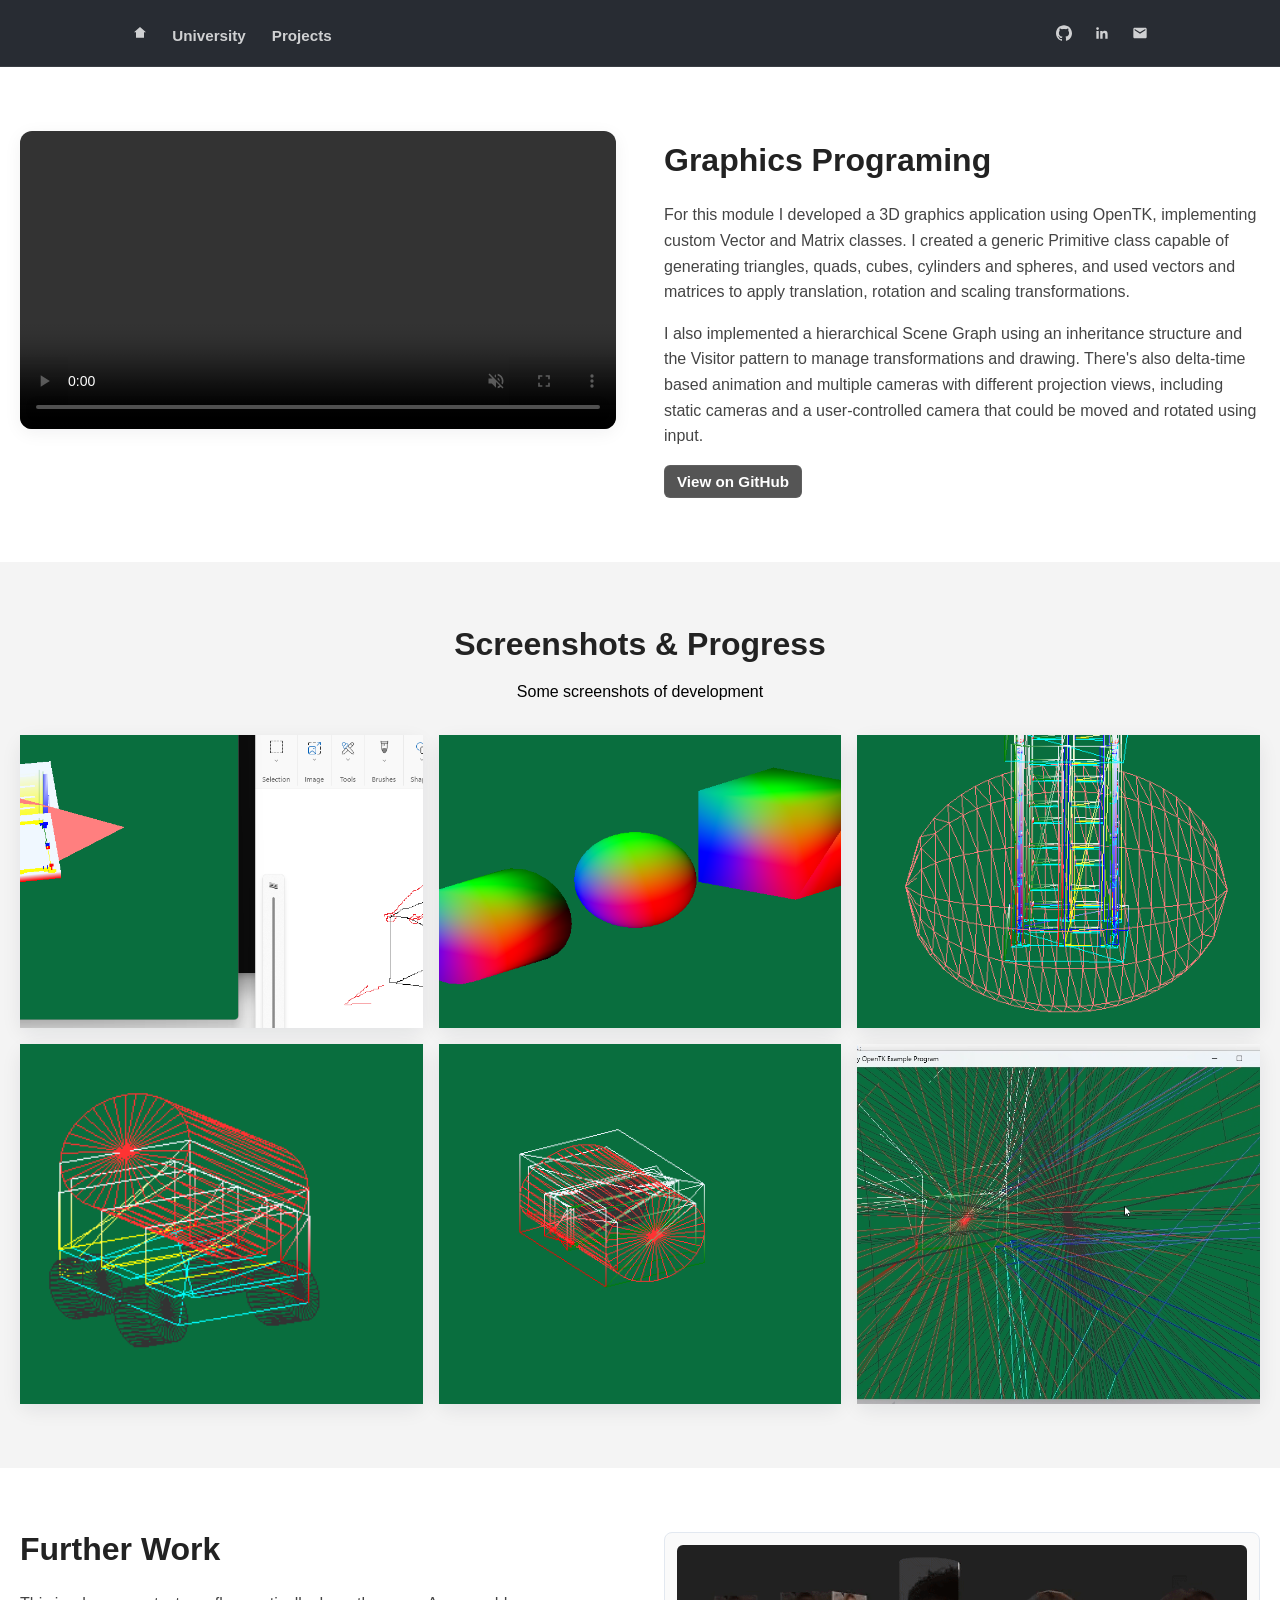
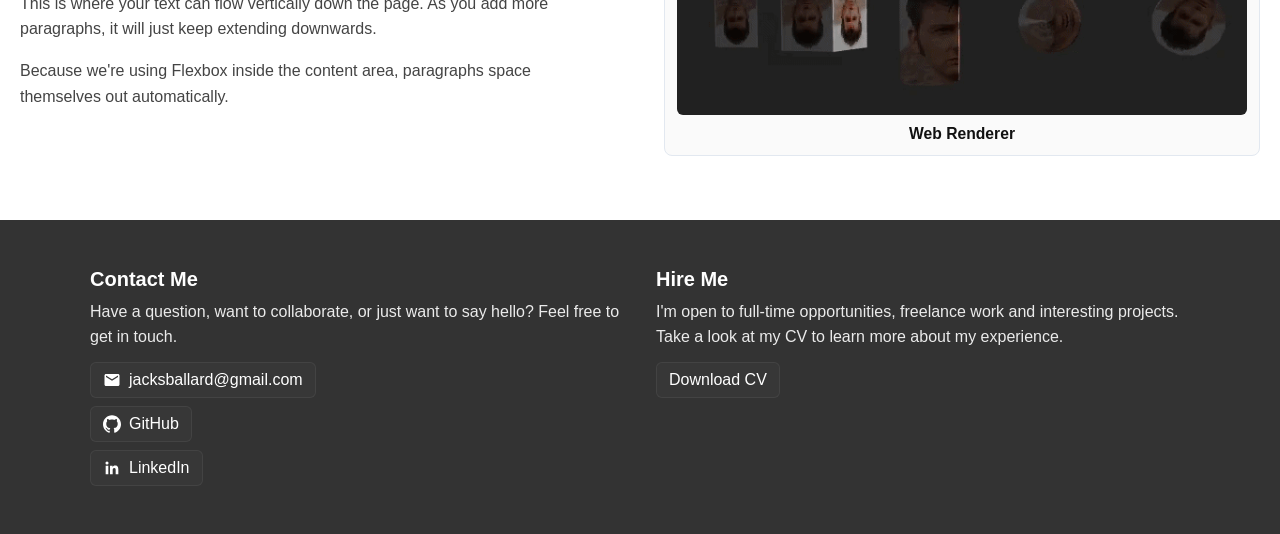
<file: pages/university/graphics.html>
<!DOCTYPE html>
<html lang="en">
<head>
    <meta charset="UTF-8">
    <meta name="viewport" content="width=device-width, initial-scale=1.0">
    <title>Graphics Programing | Jack Ballard's Website</title>
    <link rel="stylesheet" href="../../css/style.css">
</head>
<body>

    <div id="site-header"></div>

    <!--- Split content section-->
    <section class="split-section">
        <div class="split-inner">

            <!-- Media Output (Left Side by default) -->
            <div class="split-media">
                <!-- Use either an image or a video here -->
                <!--<img src="your-large-image.jpg" alt="Preview Image" />-->
                <video src="../../assets/videos/graphics.mp4" controls autoplay muted loop></video>
            </div>

            <!-- Text Output (Right Side by default) -->
            <div class="split-content" style="--split-margin-top: 12px">
                <h2>Graphics Programing</h2>
                <p>
                    For this module I developed a 3D graphics application using OpenTK, implementing custom Vector and Matrix classes.
                    I created a generic Primitive class capable of generating triangles, quads, cubes, cylinders and spheres, and used vectors and matrices to apply translation, rotation and scaling transformations.
                </p>
                <p>
                    I also implemented a hierarchical Scene Graph using an inheritance structure and the Visitor pattern to manage transformations and drawing.
                    There's also delta-time based animation and multiple cameras with different projection views,
                    including static cameras and a user-controlled camera that could be moved and rotated using input.
                </p>

                <!-- You can also easily add your existing buttons here -->
                <div>
                    <a href="https://github.com/Jack-Ballard/551455-graphics-programming-2425-do-whatever-you-want-Jack-Ballard" class="btn">View on GitHub</a>
                </div>
            </div>


        </div>
    </section>

    <!-- Galery Section -->
    <section class="gallery-section">
        <div class="gallery-inner">

            <!-- Optional Title for the Gallery -->
            <div class="gallery-header">
                <h2>Screenshots & Progress</h2>
                <p>Some screenshots of development</p>
            </div>

            <div class="gallery-grid">

                <div class="gallery-item">
                    <img src="../../assets/images/Graphics4.png" alt="Gallery Image 1" />
                </div>

                <div class="gallery-item">
                    <img src="../../assets/images/Graphics3.png" alt="Gallery Image 2" />
                </div>

                <div class="gallery-item">
                    <img src="../../assets/images/Graphics5.png" alt="Gallery Image 3" />
                </div>

                <div class="gallery-item">
                    <img src="../../assets/images/Graphics6.png" alt="Gallery Image 4" />
                </div>

                <div class="gallery-item">
                    <img src="../../assets/images/Graphics7.png" alt="Gallery Image 5" />
                </div>

                <div class="gallery-item">
                    <img src="../../assets/images/Graphics1.png" alt="Gallery Image 6" />
                </div>

            </div>

        </div>
    </section>

    <!--- Split content section-->
    <section class="split-section">
        <div class="split-inner">

            <!-- Text Output (Right Side by default) -->
            <div class="split-content" style="--split-margin-top: 0px;">
                <h2>Further Work</h2>
                <p>This is where your text can flow vertically down the page. As you add more paragraphs, it will just keep extending downwards.</p>
                <p>Because we're using Flexbox inside the content area, paragraphs space themselves out automatically.</p>

            </div>

            <a class="feature-btn" href="../personal/webRenderer.html" aria-label="Open Platformer project">
                <img src="../../assets/gifs/WebRenderer1.gif" alt="Platformer preview">
                <span class="btn-label">Web Renderer</span>
            </a>

        </div>
    </section>

    <!-- Contact section (bottom, matches header colour) -->
    <div id="site-contact"></div>
    <script src="../../js/gallery.js" defer></script>


    <script src="../../js/layout.js"></script>
</body>
</html>
</file>
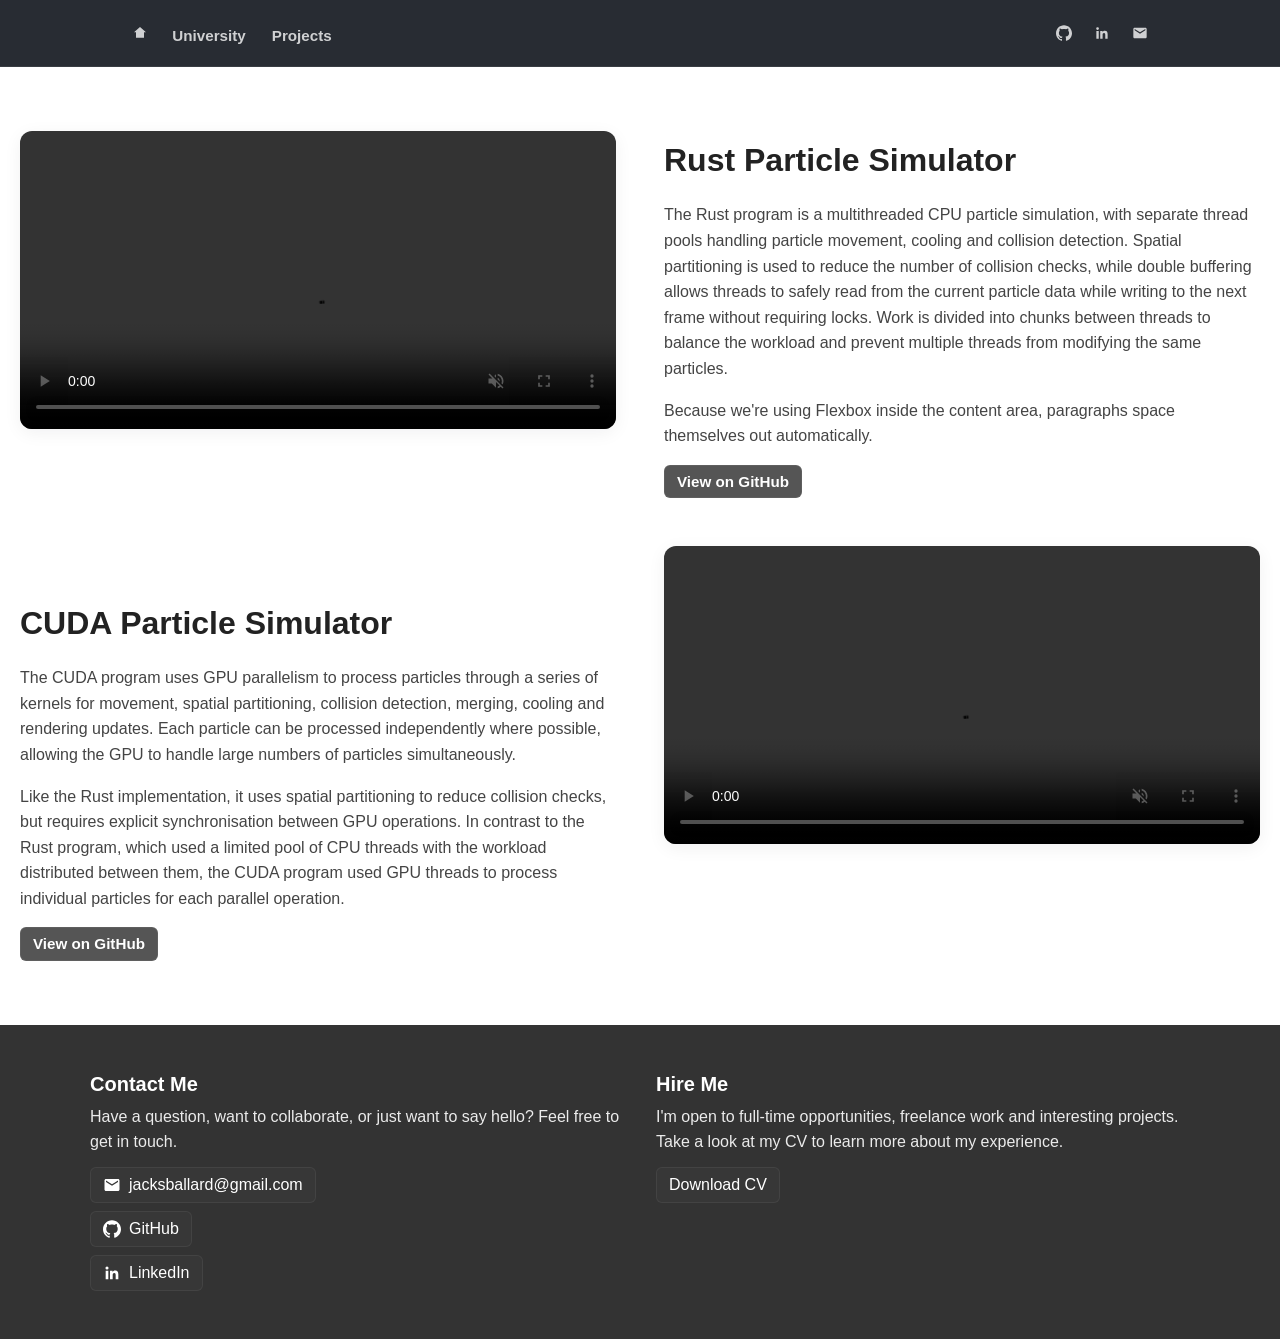
<file: pages/university/parallel-&-concurrent.html>
<!DOCTYPE html>
<html lang="en">
<head>
    <meta charset="UTF-8">
    <meta name="viewport" content="width=device-width, initial-scale=1.0">
    <title>Parallel & Concurrent | Jack Ballard's Website</title>
    <link rel="stylesheet" href="../../css/style.css">
</head>
<body>

    <div id="site-header"></div>

    <section class="split-section">
        <div class="split-inner">

            <!-- Media Output (Left Side by default) -->
            <div class="split-media">
                <!-- Use either an image or a video here -->
                <!--<img src="your-large-image.jpg" alt="Preview Image" />-->
                <video src="../../assets/videos/ParticleSimRust.mp4" controls autoplay muted loop></video>
            </div>

            <!-- Text Output (Right Side by default) -->
            <div class="split-content" style="--split-margin-top: 12px">
                <h2>Rust Particle Simulator</h2>
                <p>The Rust program is a multithreaded CPU particle simulation, with separate thread pools handling particle movement, cooling and collision detection. 
                Spatial partitioning is used to reduce the number of collision checks, while double buffering allows threads to safely read from the current particle data while writing to the next frame without requiring locks. 
                Work is divided into chunks between threads to balance the workload and prevent multiple threads from modifying the same particles.</p>
                <p>Because we're using Flexbox inside the content area, paragraphs space themselves out automatically.</p>

                <!-- You can also easily add your existing buttons here -->
                <div>
                    <a href="https://github.com/Jack-Ballard/Software-Portfolio-Code-Rust" class="btn">View on GitHub</a>
                </div>
            </div>

            <!-- Text Output (Right Side by default) -->
            <div class="split-content">
                <h2>CUDA Particle Simulator</h2>
                <p>
                    The CUDA program uses GPU parallelism to process particles through a series of kernels for movement, spatial partitioning, collision detection, merging, cooling and rendering updates. 
                    Each particle can be processed independently where possible, allowing the GPU to handle large numbers of particles simultaneously.
                </p>
                <p>Like the Rust implementation, it uses spatial partitioning to reduce collision checks, but requires explicit synchronisation between GPU operations. 
                In contrast to the Rust program, which used a limited pool of CPU threads with the workload distributed between them, 
                the CUDA program used GPU threads to process individual particles for each parallel operation.</p>

                <!-- You can also easily add your existing buttons here -->
                <div>
                    <a href="https://github.com/Jack-Ballard/Software-Portfolio-Code-CUDA" class="btn">View on GitHub</a>
                </div>
            </div>

            <!-- Media Output (Left Side by default) -->
            <div class="split-media">
                <!-- Use either an image or a video here -->
                <!--<img src="your-large-image.jpg" alt="Preview Image" />-->
                <video src="../../assets/videos/ShowerSimCUDA.mp4" controls autoplay muted loop></video>
            </div>

        </div>
    </section>

    <!-- Contact section (bottom, matches header colour) -->
    <div id="site-contact"></div>


    <script src="../../js/layout.js"></script>
</body>
</html>
</file>
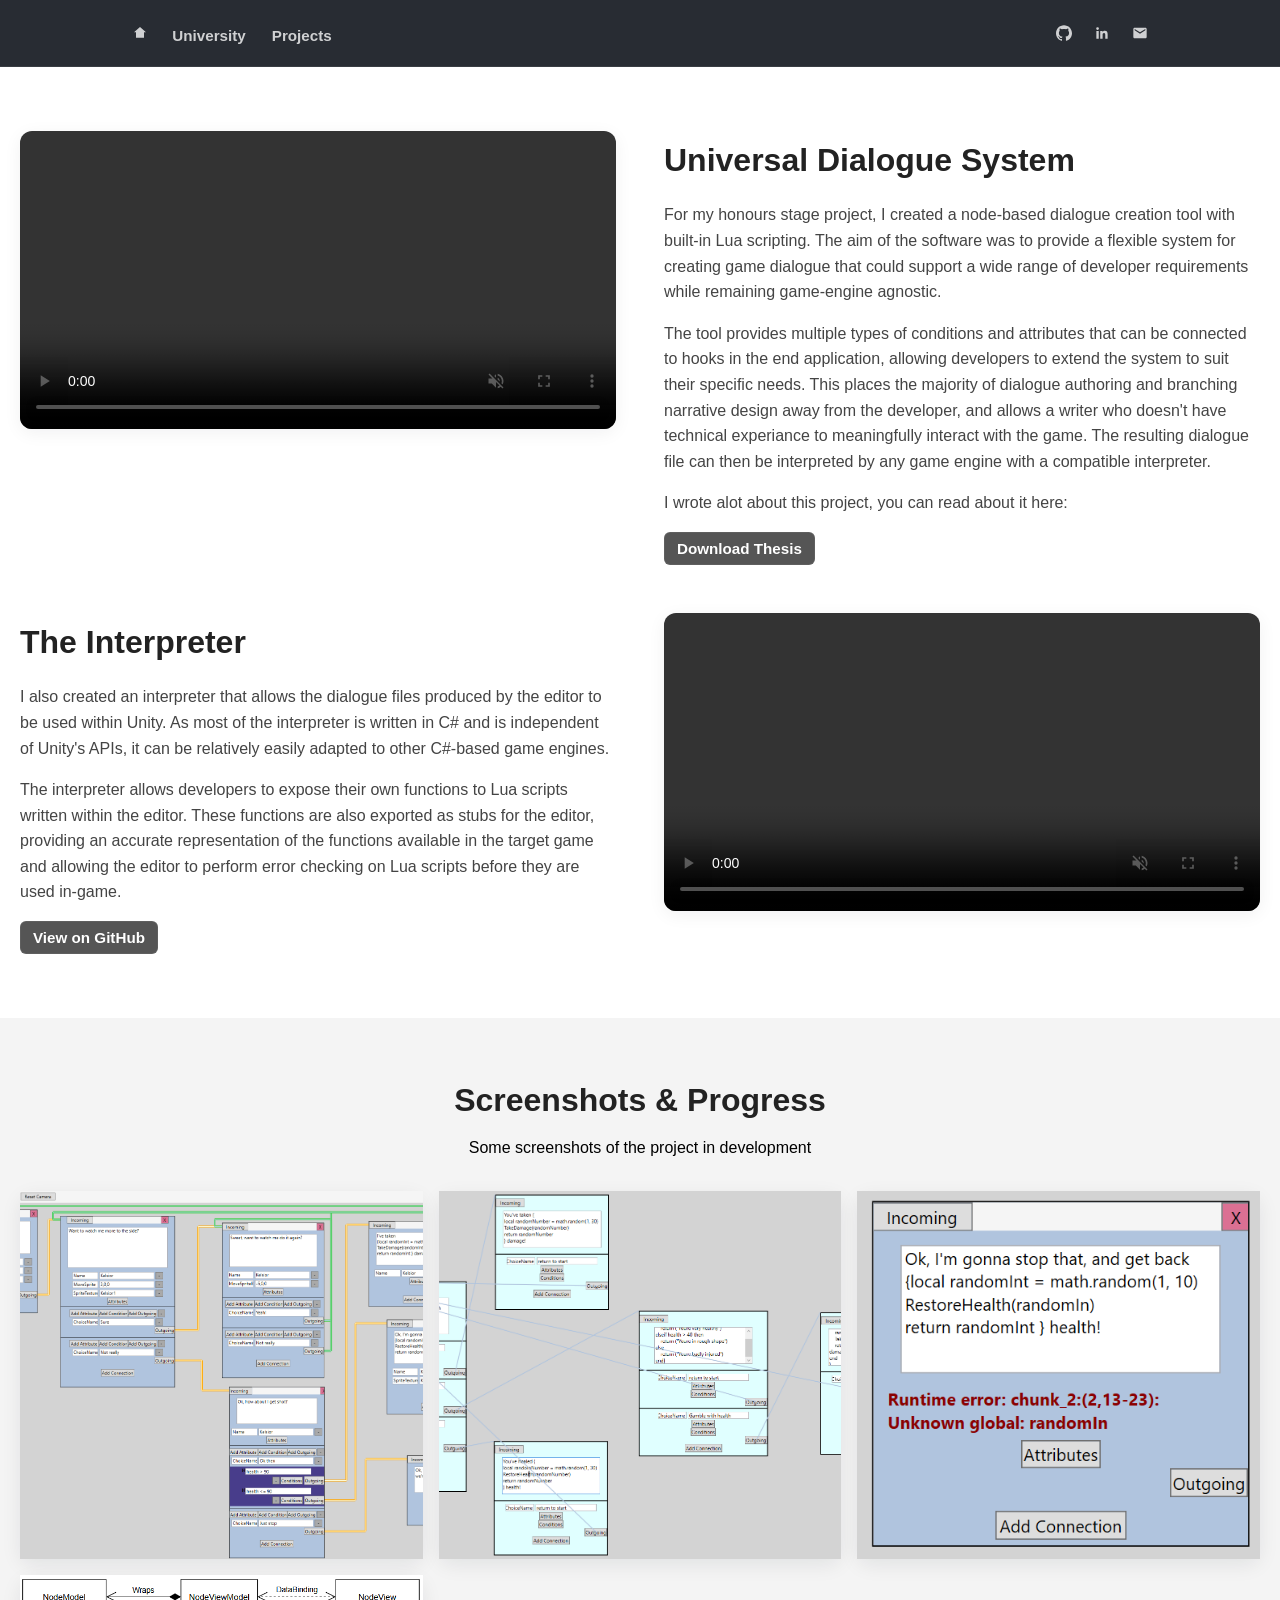
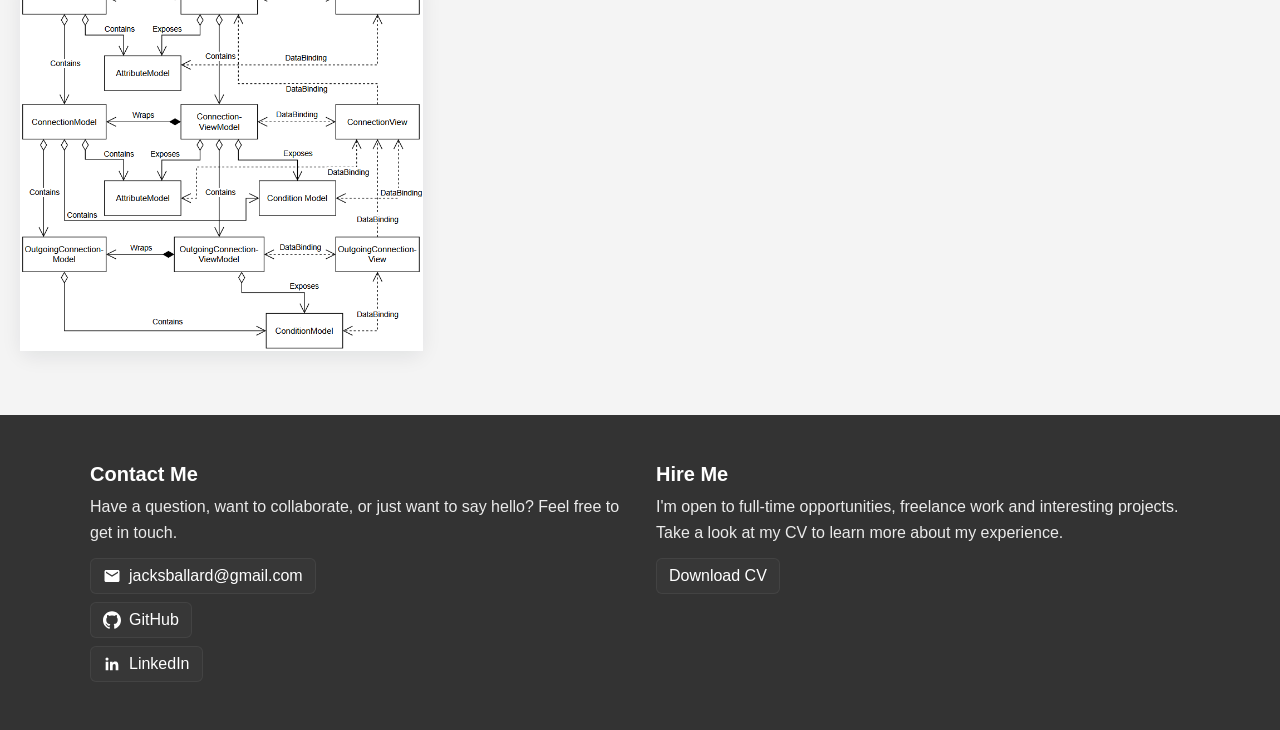
<file: pages/university/universal-dialogue-system.html>
<!DOCTYPE html>
<html lang="en">
<head>
    <meta charset="UTF-8">
    <meta name="viewport" content="width=device-width, initial-scale=1.0">
    <title>Universal Dialogue System | Jack Ballard's Website</title>
    <link rel="stylesheet" href="../../css/style.css">
</head>
<body>

    <div id="site-header"></div>

    <!--- Split content section-->
    <section class="split-section">
        <div class="split-inner">

            <!-- Media Output (Left Side by default) -->
            <div class="split-media">
                <!-- Use either an image or a video here -->
                <!--<img src="your-large-image.jpg" alt="Preview Image" />-->
                <video src="../../assets/videos/DialogueEditor.mkv" controls autoplay muted loop></video>
            </div>

            <!-- Text Output (Right Side by default) -->
            <div class="split-content" style="--split-margin-top: 12px">
                <h2>Universal Dialogue System</h2>
                <p>For my honours stage project, I created a node-based dialogue creation tool with built-in Lua scripting. 
                The aim of the software was to provide a flexible system for creating game dialogue that could support a wide range of developer requirements while remaining game-engine agnostic.</p>
                <p>The tool provides multiple types of conditions and attributes that can be connected to hooks in the end application, allowing developers to extend the system to suit their specific needs. 
                This places the majority of dialogue authoring and branching narrative design away from the developer, and allows a writer who doesn't have technical experiance to meaningfully interact with the game.
                The resulting dialogue file can then be interpreted by any game engine with a compatible interpreter.</p>
                <p>I wrote alot about this project, you can read about it here:</p>

                <!-- You can also easily add your existing buttons here -->
                <div>
                    <!-- Replace the href with your actual PDF path, and keep the 'download' attribute -->
                    <a href="../../assets/pdfs/Universal_Dialogue_System.pdf" download="Universal_Dialogue_System_Thesis" class="btn">Download Thesis</a>
                </div>
            </div>

            <!-- Text Output (Right Side by default) -->
            <div class="split-content" style="--split-margin-top: 12px">
                <h2>The Interpreter</h2>
                <p>I also created an interpreter that allows the dialogue files produced by the editor to be used within Unity. 
                As most of the interpreter is written in C# and is independent of Unity's APIs, it can be relatively easily adapted to other C#-based game engines.</p>
                <p>The interpreter allows developers to expose their own functions to Lua scripts written within the editor. These functions are also exported as stubs for the editor, 
                providing an accurate representation of the functions available in the target game and allowing the editor to perform error checking on Lua scripts before they are used in-game.</p>

                <!-- You can also easily add your existing buttons here -->
                <div>
                    <a href="https://github.com/Jack-Ballard/Universal-Dialogue-System" class="btn">View on GitHub</a>
                </div>
            </div>

            <!-- Media Output (Left Side by default) -->
            <div class="split-media">
                <!-- Use either an image or a video here -->
                <!--<img src="your-large-image.jpg" alt="Preview Image" />-->
                <video src="../../assets/videos/DialogueUnity.mkv" controls autoplay muted loop></video>
            </div>

        </div>
    </section>


    <!-- Galery Section -->
    <section class="gallery-section">
        <div class="gallery-inner">

            <!-- Optional Title for the Gallery -->
            <div class="gallery-header">
                <h2>Screenshots & Progress</h2>
                <p>Some screenshots of the project in development</p>
            </div>

            <div class="gallery-grid">

                <div class="gallery-item">
                    <img src="../../assets/images/Honours1.png" alt="Gallery Image 1" />
                </div>

                <div class="gallery-item">
                    <img src="../../assets/images/Honours2.png" alt="Gallery Image 2" />
                </div>

                <div class="gallery-item">
                    <img src="../../assets/images/Honours3.png" alt="Gallery Image 3" />
                </div>

                <div class="gallery-item">
                    <img src="../../assets/images/Honours4.png" alt="Gallery Image 4" />
                </div>



            </div>

        </div>
    </section>

    <!-- Contact section (bottom, matches header colour) -->
    <div id="site-contact"></div>

    <script src="../../js/gallery.js" defer></script>

    <script src="../../js/layout.js"></script>
</body>
</html>
</file>
<file: css/style.css>
@import url("gallery-lightbox.css");

/* =========================================================================
   1. Base & Global Styles
   ========================================================================= */
:root {
    --bg: #f5f6f8;
    --surface: #ffffff;
    --surface-alt: #eef1f5;
    --text: #171a1f;
    --text-muted: #5f6875;
    --dark: #20242b;
    --accent: #2563eb;
    --accent-secondary: #06b6d4;
    --border: #e2e6eb;
    --radius-sm: 8px;
    --radius-md: 12px;
    --radius-lg: 16px;
    --shadow-sm: 0 4px 14px rgba(0, 0, 0, 0.05);
    --shadow-md: 0 12px 32px rgba(0, 0, 0, 0.08);
}


body {
    font-family: Inter, "Segoe UI", Arial, sans-serif;
    margin: 0;
    padding: 0;
    background-color: #f4f4f4;
}

h1, h2, h3, h4, h5, h6 {
    font-family: Inter, "Segoe UI", Arial, sans-serif;
    font-weight: 700;
}

p {
    line-height: 1.6;
}

img {
    max-width: 100%;
    height: auto;
}

video {
    max-width: 100%;
    height: auto;
}


/* =========================================================================
   2. Reusable Layouts & Containers
   ========================================================================= */
.container {
    display: flex;
    flex-wrap: wrap;
    justify-content: space-around;
    padding: 20px;
}

.content {
    flex: 1;
    padding: 20px;
    max-width: 600px;
    box-sizing: border-box;
}

.image {
    flex: 1;
    padding: 20px;
    max-width: 600px;
    box-sizing: border-box;
    text-align: center;
}

.video {
    flex: 1;
    padding: 20px;
    max-width: 600px;
    box-sizing: border-box;
    text-align: center;
}

/* =========================================================================
   3. Global Components
   ========================================================================= */
/* Buttons */
.btn {
    display: inline-flex;
    align-items: center;
    gap: 8px;
    color: white;
    text-decoration: none;
    border-radius: 6px;
    font-weight: 600;
    font-size: 0.95rem;
    line-height: 1;
    cursor: pointer;
    transition: background .14s ease, border-color .14s ease, color .14s ease;
    border: 1px solid rgba(255,255,255,0.06);
    padding: 8px 12px;
    background: #555;
}

.btn-primary {
    color: #fff;
    background: #2563eb;
    border-color: #2563eb;
}

    .btn-primary:hover {
        background: #1d4ed8;
        border-color: #1d4ed8;
    }

.btn-secondary {
    color: #1f2937;
    background: #fff;
    border-color: #dbe1e8;
}

    .btn-secondary:hover {
        background: #f8fafc;
        border-color: #cbd5e1;
    }


.btn svg {
    width: 16px;
    height: 16px;
    fill: currentColor;
    display: block;
}

.btn-icon {
    width: 36px;
    height: 36px;
    padding: 0;
    border-radius: 50%;
    justify-content: center;
    background: #555;
    border: 1px solid rgba(255,255,255,0.06);
}

.btn-icon:hover,
.btn-icon:focus {
    background: #777;
    outline: none;
}

.btn-text {
    background: transparent;
    border: 1px solid transparent;
    padding: 8px 12px;
    color: white;
}

.btn-text:hover,
.btn-text:focus {
    border-color: rgba(255,255,255,0.18);
    background: rgba(255,255,255,0.03);
    outline: none;
}

/* =========================================================================
   4. Header
   ========================================================================= */

header {
    background: rgba(32, 36, 43, 0.96);
    color: #fff;
    padding: 14px 20px;
    border-bottom: 1px solid rgba(255, 255, 255, 0.08);
}


.header-inner {
    display: flex;
    align-items: center;
    gap: 12px;
    max-width: 1100px;
    margin: 0 auto;
}

.brand {
    display: flex;
    flex-direction: column;
    align-items: flex-start;
    min-width: 220px;
}

.brand h1 {
    margin: 0;
    font-size: 1.25rem;
}

.brand p {
    margin: 2px 0 0 0;
    font-size: 0.95rem;
}

/* =========================================================================
   5. Navigation Buttons
   ========================================================================= */
.nav-groups {
    display: flex;
    align-items: center;
    justify-content: center;
    gap: 350px;
}

.nav-left .btn,
.nav-right .btn {
    background: transparent;
    border-color: transparent;
    color: rgba(255, 255, 255, 0.78);
}

    .nav-left .btn:hover,
    .nav-right .btn:hover {
        color: #fff;
        background: rgba(255, 255, 255, 0.08);
    }



/* =========================================================================
   6. Hero Title
   ========================================================================= */
.hero {
    position: relative;
    overflow: hidden;
    background: radial-gradient( circle at 20% 20%, rgba(37, 99, 235, 0.22), transparent 35% ), radial-gradient( circle at 80% 80%, rgba(6, 182, 212, 0.16), transparent 35% ), #20242b;
    color: #fff;
    display: flex;
    align-items: center;
    justify-content: center;
    text-align: center;
    padding: clamp(80px, 12vw, 150px) 20px;
}

.hero-inner {
    max-width: 1100px;
    width: 100%;
}

.hero h1 {
    margin: 0;
    font-size: clamp(2.5rem, 8vw, 6rem);
    line-height: 1;
    font-weight: 800;
    letter-spacing: -1px;
}

.hero p {
    margin: 14px 0 0;
    font-size: clamp(1rem, 2.5vw, 1.6rem);
    color: rgba(255, 255, 255, 0.68);
}

/* =========================================================================
   7. Intro Section
   ========================================================================= */
#intro {
    background-color: #dde3ee;
    padding: 50px 20px;
    display: flex;
    align-items: center;
    justify-content: center;
    gap: 50px;
}

#intro .content {
    flex: 0 1 800px;
    padding: 10px;
    max-width: 800px;
    box-sizing: border-box;
}

#intro .image {
    flex: 0 0 380px;
    padding: 10px;
    max-width: 380px;
    box-sizing: border-box;
    text-align: center;
}

    #intro .image img {
        width: 100%;
        max-width: 360px;
        aspect-ratio: 1 / 1;
        object-fit: cover;
        border-radius: 50%;
        display: block;
        margin: 0 auto;
        box-shadow: 0 4px 18px rgba(15, 23, 42, 0.06);
        border: 6px solid #ffffff;
    }

/* =========================================================================
   8. Skills Section
   ========================================================================= */
.skills-section {
    background-color: #ffffff;
    padding: 56px 20px;
}

.skills-inner {
    max-width: 1100px;
    margin: 0 auto;
    display: grid;
    grid-template-columns: 1fr;
    gap: 24px;
}

.skills-header {
    text-align: center;
    margin-bottom: 8px;
}

.skills-grid {
    display: grid;
    grid-template-columns: repeat(auto-fit, minmax(180px, 1fr));
    gap: 16px;
    align-items: start;
}

.skill-group {
    background: #f8fafc;
    border: 1px solid #e6eef6;
    padding: 16px;
    border-radius: 10px;
    box-shadow: 0 4px 18px rgba(15, 23, 42, 0.06);
}

.skill-group h4 {
    margin: 0 0 10px 0;
    font-size: 1rem;
    color: #111827;
}

.skill-list {
    display: flex;
    flex-wrap: wrap;
    gap: 8px;
    margin: 0;
    padding: 0;
    list-style: none;
}

    .skill-list li {
        background: #fff;
        border: 1px solid #e2e8f0;
        padding: 6px 10px;
        border-radius: 999px;
        font-size: 0.9rem;
        color: #111827;
        box-shadow: 0 4px 18px rgba(15, 23, 42, 0.06);
    }

.proficiency {
    margin-top: 12px;
    display: grid;
    gap: 8px;
}

.proficiency .row {
    display: flex;
    justify-content: space-between;
    font-size: 0.85rem;
    color: #334155;
}

.bar {
    height: 8px;
    background: #e6eef6;
    border-radius: 6px;
    overflow: hidden;
    margin-top: 6px;
}

.bar > span {
    display: block;
    height: 100%;
    background: linear-gradient(90deg, #2563eb, #06b6d4);
    border-radius: 6px;
}

/* =========================================================================
   9. Features Section
   ========================================================================= */
.features-section {
    background-color: #f4f4f4;
    padding: 64px 20px;
}

.features-inner {
    max-width: 1280px;
    margin: 0 auto;
}

.features-header {
    text-align: center;
    margin-bottom: 30px;
    color: #222;
}

.features-header h2 {
    margin: 0 0 8px 0;
    font-size: 2rem;
    line-height: 1.1;
}

.features-header p {
    margin: 0;
    color: #555;
    max-width: 820px;
    margin-left: auto;
    margin-right: auto;
}

.three-cols {
    margin-top: 22px;
    padding: 0;
    display: grid;
    grid-template-columns: repeat(3, 1fr);
    gap: 28px;
    align-items: start;
}

.feature {
    background: #fff;
    padding: 24px;
    border-radius: 10px;
    box-shadow: 0 4px 18px rgba(15, 23, 42, 0.06);
    display: flex;
    flex-direction: column;
    gap: 12px;
    min-height: 360px;
}

.feature h3 {
    margin: 0 0 8px 0;
    font-size: 1.2rem;
}

.feature p {
    margin: 0;
    color: #333;
    line-height: 1.5;
    flex: 1;
}

.feature-btn {
    display: inline-flex;
    flex-direction: column;
    align-items: center;
    gap: 10px;
    text-decoration: none;
    color: #222;
    background: #fafafa;
    border: 1px solid #e2e8f0;
    padding: 12px;
    border-radius: 8px;
    width: 100%;
    box-sizing: border-box;
    transition: transform .12s ease, box-shadow .12s ease;
}

    .feature-btn:hover,
    .feature-btn:focus {
        transform: translateY(-4px);
        box-shadow: 0 4px 18px rgba(15, 23, 42, 0.06);
        outline: none;
    }

.feature-btn img {
    width: 100%;
    height: 170px;
    object-fit: cover;
    border-radius: 6px;
    display: block;
}

.feature-btn .btn-label {
    font-weight: 700;
    font-size: 0.98rem;
    color: #111;
}

/* =========================================================================
   10. Dynamic Grid Section
   ========================================================================= */

.dynamic-section {
    background-color: #f4f4f4; /* Matches existing sections, tweak if needed */
    padding: 64px 20px;
}

.dynamic-inner {
    max-width: 1280px;
    margin: 0 auto;
}

/* 
   Auto-fit dynamically adds columns based on available space.
   minmax(250px, 1fr) ensures buttons don't get smaller than 250px wide 
   but will stretch to fill remaining space (1fr).
*/
.dynamic-grid {
    display: grid;
    grid-template-columns: repeat(auto-fit, minmax(250px, 1fr));
    gap: 28px;
    padding: 0;
    margin-top: 22px;
    align-items: stretch;
}

/* =========================================================================
   11. Split Content Section (Media & Text)
   ========================================================================= */

.split-section {
    background-color: #ffffff; /* Or #f4f4f4 if you want to match other sections */
    padding: 64px 20px;
}

.split-inner {
    max-width: 1280px;
    margin: 0 auto;
    display: grid;
    /* Two equal columns. Change to '1.5fr 1fr' if you want the media larger than the text */
    grid-template-columns: 1fr 1fr;
    gap: 48px;
    align-items: start; /* Aligns both columns to the top */
}

/* The side containing the text */
.split-content {
    display: flex;
    flex-direction: column;
    gap: 16px; /* Spacing between title, paragraphs, buttons, etc. */
    margin-top: var(--split-margin-top, 60px);
}

    .split-content h2 {
        margin: 0 0 8px 0;
        font-size: 2rem;
        color: #222;
        line-height: 1.1;
    }

    .split-content p {
        margin: 0;
        color: #444;
    }

/* The side containing the image or video */
.split-media {
    width: 100%;
    border-radius: 12px;
    overflow: hidden;
    box-shadow: 0 4px 18px rgba(15, 23, 42, 0.06);
}

    .split-media img,
    .split-media video {
        width: 100%;
        height: auto;
        display: block;
        object-fit: cover;
    }

/* Responsive stacking for smaller screens */
@media (max-width: 900px) {
    .split-inner {
        grid-template-columns: 1fr; /* Stack into a single column */
        gap: 32px;
    }

    /* Optional: Swap the order so media is always on top on mobile */
    .split-media {
        order: -1;
    }
}

/* =========================================================================
   12. Image Gallery Section
   ========================================================================= */
.gallery-section {
    background-color: #f4f4f4;
    padding: 64px 20px;
}

.gallery-inner {
    max-width: 1280px;
    margin: 0 auto;
}

.gallery-header {
    text-align: center;
    margin-bottom: 30px;
}

    .gallery-header h2 {
        margin: 0 0 8px 0;
        font-size: 2rem;
        color: #222;
    }

/* 
   Auto-fit Grid: Stretches images to fill rows. 
   minmax(300px, 1fr) ensures images are at least 300px wide.
*/
.gallery-grid {
    display: grid;
    grid-template-columns: repeat(auto-fit, minmax(300px, 1fr));
    gap: 16px;
    padding: 0;
}

.gallery-item {
    border-radius: 12px;
    box-shadow: 0 6px 20px rgba(15, 23, 42, 0.08);
    transition: transform 0.25s ease, box-shadow 0.25s ease;
}

    .gallery-item:hover {
        transform: translateY(-3px);
        box-shadow: 0 14px 32px rgba(15, 23, 42, 0.12);
    }


    .gallery-item img {
        width: 100%;
        height: 100%;
        object-fit: cover; /* Forces the image to fill the squarish area without stretching */
        display: block;
        transition: transform 0.3s ease;
    }

    /* Add a slight zoom effect on hover for interactivity */
    .gallery-item:hover img,
    .gallery-item:focus img {
        transform: scale(1.05);
    }
    .gallery-item::after {
        content: "";
        position: absolute;
        inset: 0;
        background: linear-gradient( 180deg, transparent 55%, rgba(0, 0, 0, 0.18) );
        opacity: 0;
        transition: opacity 0.3s ease;
        pointer-events: none;
    }

    .gallery-item:hover::after {
        opacity: 1;
    }


/* =========================================================================
   13. Contact Section
   ========================================================================= */

.contact-section {
    background-color: #333;
    color: #ffffff;
    padding: 48px 20px;
}

.contact-inner {
    max-width: 1100px;
    margin: 0 auto;
    display: flex;
    gap: 32px;
    align-items: flex-start;
    justify-content: space-between;
    flex-wrap: wrap;
}

.contact-left {
    flex: 1 1 380px;
    min-width: 260px;
}

.contact-right {
    flex: 1 1 380px;
    min-width: 260px;
}

.contact-left h3,
.contact-right h3 {
    margin: 0 0 8px 0;
    color: #fff;
    font-size: 1.25rem;
}

.contact-left p {
    margin: 0 0 12px 0;
    color: rgba(255,255,255,0.9);
    line-height: 1.6;
}

.contact-links {
    display: flex;
    flex-direction: column;
    gap: 8px;
    align-items: flex-start;
}

.contact-links a {
    display: inline-flex;
    align-items: center;
    gap: 8px;
    color: #fff;
    text-decoration: none;
    padding: 8px 12px;
    border: 1px solid rgba(255,255,255,0.06);
    border-radius: 6px;
    background: rgba(255,255,255,0.02);
    margin-right: 0;
}

.contact-links a:hover,
.contact-links a:focus {
    background: rgba(255,255,255,0.05);
    border-color: rgba(255,255,255,0.12);
}

.contact-links a svg {
    width: 18px;
    height: 18px;
    fill: currentColor;
}

.contact-form {
    display: grid;
    gap: 10px;
}

.contact-form input,
.contact-form textarea {
    width: 100%;
    padding: 10px;
    border-radius: 6px;
    border: 1px solid rgba(255,255,255,0.12);
    background: rgba(255,255,255,0.03);
    color: #fff;
    box-sizing: border-box;
    font-size: 0.95rem;
    resize: vertical;
}

.contact-form input::placeholder,
.contact-form textarea::placeholder {
    color: rgba(255,255,255,0.65);
}

.contact-form button {
    background: #06b6d4;
    color: #032027;
    border: none;
    padding: 10px 14px;
    border-radius: 6px;
    font-weight: 700;
    cursor: pointer;
    width: fit-content;
}

.contact-download {
    display: inline-flex;
    align-items: center;
    gap: 8px;
    color: #fff;
    background: rgba(255,255,255,0.02);
    padding: 8px 12px;
    border-radius: 6px;
    font-weight: 500;
    text-decoration: none;
    border: 1px solid rgba(255,255,255,0.06);
    transition: background 0.2s ease, border-color 0.2s ease;
}

.contact-download:hover,
.contact-download:focus {
    background: rgba(255,255,255,0.05);
    border-color: rgba(255,255,255,0.12);
    outline: none;
}

/* =========================================================================
   14. Media Queries (Ordered Descending)
   ========================================================================= */

@media (max-width: 1100px) {
    .features-inner {
        padding: 0 16px;
    }
}

@media (max-width: 900px) {
    .three-cols {
        grid-template-columns: repeat(2, 1fr);
    }
}

@media (max-width: 720px) {
    .header-inner {
        flex-direction: column;
        align-items: center;
    }

    .brand {
        align-items: center;
        text-align: center;
    }

    .nav-groups {
        width: 100%;
    }

    .nav-spacer {
        display: none;
    }

    .nav-left,
    .nav-right {
        justify-content: center;
        flex-wrap: wrap;
    }

    .btn-icon {
        width: 40px;
        height: 40px;
    }

    .hero {
        padding: 48px 16px;
    }

    .image img {
        max-width: 200px;
    }

    #intro {
        padding: 28px 12px;
    }

    .skills-inner {
        gap: 18px;
    }

    .contact-inner {
        gap: 18px;
    }

    .contact-left,
    .contact-right {
        min-width: 100%;
    }
}

@media (max-width: 600px) {
    .three-cols {
        grid-template-columns: 1fr;
    }

    .feature {
        min-height: auto;
    }

    .feature-btn img {
        height: 160px;
    }
}

/* =========================================================================
   15. Game Jams Section Exceptions
   ========================================================================= 
    This section is bad, but it is necessary to override the default background and text colors for the Game Jams section.
    Don't do this, this is bad, but it will work for now. -J
*/


/* Game Jams section � pure white background and adjusted text color */
#game-jams {
    background-color: #ffffff;
}

#game-jams .features-header h2 {
    color: #111; /* ensure strong contrast on white */
}

#game-jams .features-header p {
    color: #475569; /* keep the descriptive paragraph colour */
}
</file>
